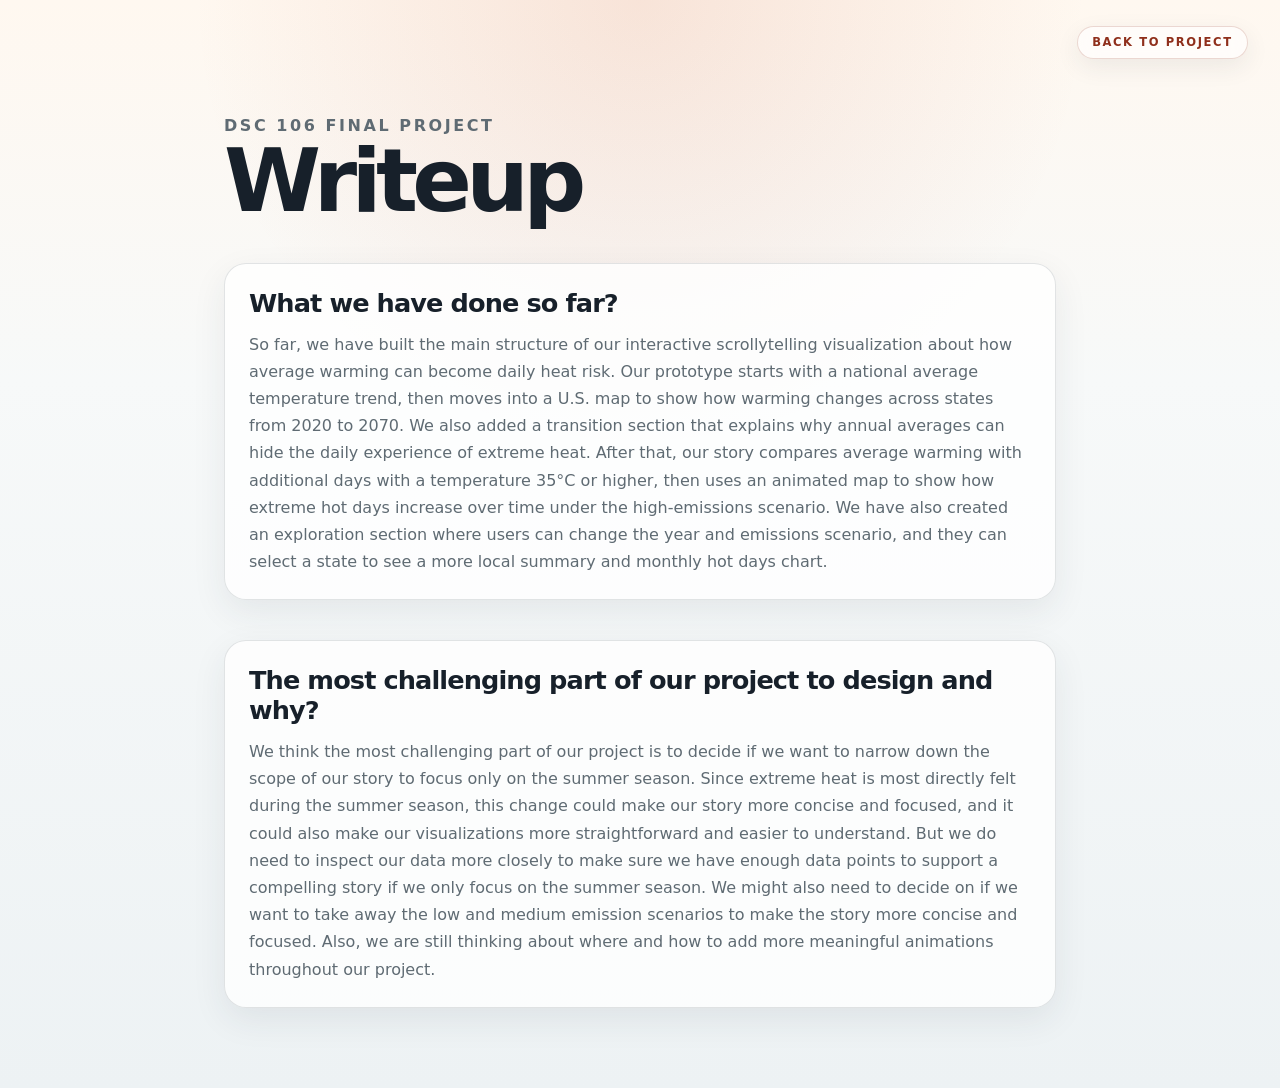
<file: writeup.html>
<!DOCTYPE html>
<html lang="en">
<head>
  <meta charset="UTF-8" />
  <meta name="viewport" content="width=device-width, initial-scale=1.0" />
  <title>Initial Prototype Writeup · When Average Warming Becomes Daily Risk</title>
  <link rel="stylesheet" href="style.css" />
</head>
<body class="writeup-page">
  <a class="writeup-link" href="index.html">Back to Project</a>

  <main class="writeup-container">
    <p class="eyebrow">DSC 106 Final Project</p>
    <h1>Writeup</h1>

    <section>
      <h2>What we have done so far?</h2>
      <p>
        So far, we have built the main structure of our interactive scrollytelling visualization about how average warming can become daily heat risk.
        Our prototype starts with a national average temperature trend, then moves into a U.S. map to show how warming changes across states from 2020 to 2070.
        We also added a transition section that explains why annual averages can hide the daily experience of extreme heat.
        After that, our story compares average warming with additional days with a temperature 35°C or higher, then uses an animated map to show how extreme hot days increase over time under the high-emissions scenario.
        We have also created an exploration section where users can change the year and emissions scenario, and they can select a state to see a more local summary and monthly hot days chart.
      </p>
    </section>

    <section>
      <h2>The most challenging part of our project to design and why?</h2>
      <p>
        We think the most challenging part of our project is to decide if we want to narrow down the scope of our story to focus only on the summer season.
        Since extreme heat is most directly felt during the summer season, this change could make our story more concise and focused, and it could also make our visualizations more straightforward and easier to understand.
        But we do need to inspect our data more closely to make sure we have enough data points to support a compelling story if we only focus on the summer season.
        We might also need to decide on if we want to take away the low and medium emission scenarios to make the story more concise and focused.
        Also, we are still thinking about where and how to add more meaningful animations throughout our project. 
      </p>
    </section>
  </main>
</body>
</html>
</file>
<file: style.css>
* {
  box-sizing: border-box;
}

:root {
  --bg: #edf2f4;
  --bg-soft: #f7f9f9;
  --card: rgba(255, 255, 255, 0.94);
  --text: #17202a;
  --muted: #5f6b73;
  --border: rgba(23, 32, 42, 0.12);
  --accent: #c4512c;
  --accent-dark: #8f2f1b;
  --accent-soft: rgba(196, 81, 44, 0.12);
  --heat-soft: #fff3df;
  --shadow: rgba(40, 55, 70, 0.12);
}

html {
  scroll-behavior: smooth;
}

body {
  margin: 0;
  font-family: system-ui, -apple-system, BlinkMacSystemFont, "Segoe UI", sans-serif;
  color: var(--text);
  background:
    radial-gradient(circle at 15% 10%, rgba(136, 178, 196, 0.18), transparent 30rem),
    linear-gradient(180deg, #fff8f0 0%, var(--bg-soft) 26%, var(--bg) 100%);
}

a {
  color: var(--accent-dark);
}

.writeup-link {
  position: fixed;
  top: 1.6rem;
  right: 2rem;
  z-index: 100;
  padding: 0.55rem 0.9rem;
  border: 1px solid rgba(143, 47, 27, 0.18);
  border-radius: 999px;
  background: rgba(255, 255, 255, 0.62);
  color: var(--accent-dark);
  font-size: 0.72rem;
  font-weight: 900;
  letter-spacing: 0.14em;
  text-transform: uppercase;
  text-decoration: none;
  backdrop-filter: blur(10px);
  box-shadow: 0 8px 24px rgba(40, 55, 70, 0.08);
  transition: background 0.2s ease, transform 0.2s ease, box-shadow 0.2s ease;
}

.writeup-link:hover {
  background: rgba(255, 255, 255, 0.9);
  transform: translateY(-1px);
  box-shadow: 0 12px 30px rgba(40, 55, 70, 0.12);
}

@media (max-width: 680px) {
  .writeup-link {
    top: 1rem;
    right: 1rem;
    padding: 0.45rem 0.75rem;
    font-size: 0.65rem;
  }
}

.hero-section {
  min-height: 100vh;
  display: grid;
  place-items: center;
  padding: 4rem 8vw;
  text-align: center;
  background:
    radial-gradient(circle at 50% 42%, rgba(196, 81, 44, 0.12), transparent 26rem),
    linear-gradient(180deg, #fff8f0 0%, #ffeadb 100%);
}

.hero-inner {
  max-width: 1050px;
}

.eyebrow {
  margin: 0 0 0.65rem;
  color: var(--accent-dark);
  font-size: 0.72rem;
  font-weight: 900;
  letter-spacing: 0.16em;
  text-transform: uppercase;
}

.hero-section h1 {
  margin: 0;
  color: var(--text);
  font-size: clamp(3rem, 7vw, 6rem);
  line-height: 0.98;
  letter-spacing: -0.065em;
}

.subtitle {
  max-width: 760px;
  margin: 1.6rem auto 0;
  color: var(--muted);
  font-size: clamp(1rem, 1.5vw, 1.35rem);
  line-height: 1.55;
}

.scroll-cue {
  margin-top: 4rem;
  color: #888;
  font-size: 0.85rem;
  letter-spacing: 0.25em;
  text-transform: uppercase;
}

.scrolly {
  display: grid;
  grid-template-columns: minmax(540px, 58%) minmax(360px, 42%);
  gap: 2rem;
  max-width: 1380px;
  margin: 0 auto;
  padding: 2rem 4vw 5rem;
  align-items: start;
}

.graphic {
  position: sticky;
  top: 1.25rem;
  height: calc(100vh - 2.5rem);
  align-self: start;
}

.sticky-viz {
  height: 100%;
  min-height: 0;
  display: grid;
  grid-template-rows: auto minmax(360px, 1fr) auto;
  gap: 0.55rem;
  overflow: hidden;
  padding: 0.85rem;
  border: 1px solid var(--border);
  border-radius: 24px;
  background: var(--card);
  box-shadow: 0 18px 48px var(--shadow);
  backdrop-filter: blur(12px);
}

.viz-header {
  display: flex;
  justify-content: space-between;
  gap: 1rem;
  align-items: flex-start;
}

.viz-title-block {
  min-width: 0;
}

.viz-header h2 {
  margin: 0;
  color: var(--text);
  font-size: clamp(1.05rem, 1.45vw, 1.45rem);
  line-height: 1.08;
  letter-spacing: -0.045em;
}

#chart-subtitle {
  max-width: 680px;
  margin: 0.3rem 0 0;
  color: var(--muted);
  font-size: 0.78rem;
  line-height: 1.32;
}

.chart-wrap {
  position: relative;
  min-height: 0;
  height: 100%;
  display: grid;
  place-items: stretch;
}

#main-chart {
  width: 100%;
  height: 100%;
  min-height: 420px;
  display: block;
}

.map-year-overlay {
  position: absolute;
  top: 0.8rem;
  right: 1.1rem;
  z-index: 5;
  padding: 0.2rem 0.55rem;
  border-radius: 12px;
  background: rgba(255, 255, 255, 0.78);
  color: var(--text);
  font-size: clamp(2rem, 4vw, 3.2rem);
  font-weight: 900;
  line-height: 1;
  letter-spacing: -0.06em;
  pointer-events: none;
  opacity: 0;
  transition: opacity 0.2s ease, transform 0.2s ease;
}

.map-year-overlay.is-visible {
  opacity: 0.92;
}

.map-year-overlay.is-animating {
  transform: scale(1.02);
}

.state {
  stroke: #ffffff;
  stroke-width: 0.8;
  cursor: pointer;
  transition: opacity 0.15s ease, stroke-width 0.15s ease;
}

.state:hover {
  stroke: #17202a;
  stroke-width: 1.6;
}

.state.highlighted {
  stroke: rgba(23, 32, 42, 0.38);
  stroke-width: 1.1;
}

.state.selected {
  stroke: #17202a;
  stroke-width: 2.4;
}

.axis path,
.axis line {
  stroke: rgba(23, 32, 42, 0.22);
}

.axis text {
  fill: var(--muted);
  font-size: 11px;
}

.grid-line {
  stroke: rgba(23, 32, 42, 0.08);
  shape-rendering: crispEdges;
}

.line-label {
  font-size: 12px;
  font-weight: 800;
  fill: var(--text);
}

.legend-row {
  display: flex;
  align-items: center;
  gap: 0.65rem;
  flex-wrap: wrap;
}

.placeholder-legend {
  min-width: 200px;
  padding: 0.38rem 0.6rem;
  border-radius: 999px;
  background: white;
  border: 1px solid var(--border);
  color: var(--muted);
  font-size: 0.72rem;
  font-family: ui-monospace, SFMono-Regular, Menlo, Monaco, Consolas, "Liberation Mono", monospace;
}

#legend svg {
  display: block;
}

.legend-caption {
  color: var(--muted);
  font-size: 0.78rem;
  font-weight: 700;
}

#map-note {
  margin: 0;
  color: var(--muted);
  font-size: 0.75rem;
}

.tooltip {
  position: fixed;
  z-index: 1000;
  max-width: 260px;
  padding: 0.75rem 0.85rem;
  border-radius: 14px;
  background: rgba(23, 32, 42, 0.94);
  color: white;
  box-shadow: 0 12px 32px rgba(23, 32, 42, 0.28);
  pointer-events: none;
  font-size: 0.82rem;
  line-height: 1.35;
}

.tooltip h3 {
  margin: 0 0 0.35rem;
  font-size: 0.95rem;
  color: white;
}

.tooltip p {
  margin: 0.16rem 0;
  color: rgba(255, 255, 255, 0.86);
}

.tooltip strong {
  color: #ffd0ba;
}

.controls {
  display: none;
  gap: 0.55rem;
  flex-wrap: wrap;
  justify-content: flex-end;
  min-width: 270px;
}

body.explore-mode .controls {
  display: flex;
}

.controls label {
  display: grid;
  gap: 0.18rem;
  color: var(--muted);
  font-size: 0.68rem;
  font-weight: 800;
}

select,
input[type="range"] {
  max-width: 170px;
}

select {
  padding: 0.34rem 0.5rem;
  border: 1px solid var(--border);
  border-radius: 10px;
  background: white;
  color: var(--text);
  font: inherit;
}

input[type="range"] {
  accent-color: var(--accent);
}

#year-label {
  color: var(--text);
  font-size: 0.82rem;
}

.story {
  min-height: 100vh;
}

.step {
  min-height: 88vh;
  display: flex;
  flex-direction: column;
  justify-content: center;
  padding: 4vh 1rem;
  opacity: 0.25;
  transform: translateY(0.45rem);
  transition: opacity 0.35s ease, transform 0.35s ease;
}

.step.is-active {
  opacity: 1;
  transform: translateY(0);
}

.step-number {
  margin: 0 0 0.75rem;
  color: var(--accent-dark);
  font-size: 0.72rem;
  font-weight: 900;
  letter-spacing: 0.16em;
  text-transform: uppercase;
}

.step h2 {
  max-width: 560px;
  margin: 0 0 0.9rem;
  color: var(--text);
  font-size: clamp(2rem, 3.2vw, 3.15rem);
  line-height: 1.03;
  letter-spacing: -0.058em;
}

.step p:not(.step-number) {
  max-width: 510px;
  margin: 0;
  color: var(--muted);
  font-size: clamp(1rem, 1.08vw, 1.12rem);
  line-height: 1.65;
}

body.text-break-active .scrolly {
  display: block;
  max-width: none;
  padding: 0;
}

body.text-break-active .graphic {
  display: none;
}

body.text-break-active .story {
  width: 100%;
  min-height: 100vh;
}

body.text-break-active .story .step {
  visibility: hidden;
}

body.text-break-active .story .step.is-active.text-only-step {
  visibility: visible;
  min-height: 100vh;
  width: min(980px, 88vw);
  margin: 0 auto;
  padding: 0;
  display: flex;
  align-items: center;
  justify-content: center;
  text-align: center;
  opacity: 1;
  transform: none;
}

body.text-break-active .step.is-active.text-only-step .step-number {
  margin-bottom: 1rem;
}

body.text-break-active .step.is-active.text-only-step h2 {
  max-width: 920px;
  margin-left: auto;
  margin-right: auto;
  font-size: clamp(2.8rem, 6vw, 5.2rem);
  line-height: 1.02;
}

body.text-break-active .step.is-active.text-only-step p:not(.step-number) {
  max-width: 760px;
  margin-left: auto;
  margin-right: auto;
  font-size: clamp(1.05rem, 1.55vw, 1.35rem);
  line-height: 1.7;
}

.text-break-svg-title {
  fill: var(--text);
  font-weight: 900;
  letter-spacing: -0.055em;
}

.text-break-svg-body {
  fill: var(--muted);
  font-weight: 500;
}

.impact-placeholder-box {
  fill: rgba(255, 255, 255, 0.88);
  stroke: rgba(143, 47, 27, 0.25);
  stroke-width: 2;
  stroke-dasharray: 7 6;
}

.sticky-viz.step-pulse {
  animation: softPulse 0.55s ease;
}

@keyframes softPulse {
  0% {
    box-shadow: 0 18px 48px var(--shadow);
    transform: scale(1);
  }

  45% {
    box-shadow: 0 22px 58px rgba(196, 81, 44, 0.2);
    transform: scale(1.004);
  }

  100% {
    box-shadow: 0 18px 48px var(--shadow);
    transform: scale(1);
  }
}

.detail-section {
  max-width: 1320px;
  margin: 0 auto;
  padding: 4rem 4vw 5rem;
}

.section-header {
  max-width: 820px;
  margin: 0 auto 1.8rem;
  text-align: center;
}

.section-header h2 {
  margin: 0;
  color: var(--text);
  font-size: clamp(2.1rem, 4.4vw, 4rem);
  line-height: 0.98;
  letter-spacing: -0.06em;
}

.section-header p {
  margin: 1rem auto 0;
  color: var(--muted);
  font-size: 1.02rem;
  line-height: 1.55;
}

.state-picker-row {
  max-width: 420px;
  margin: -0.8rem auto 1.4rem;
  display: grid;
  gap: 0.4rem;
  text-align: left;
}

.state-picker-row label {
  color: var(--accent-dark);
  font-size: 0.72rem;
  font-weight: 900;
  letter-spacing: 0.14em;
  text-transform: uppercase;
}

#state-picker {
  width: 100%;
  max-width: none;
  padding: 0.75rem 0.85rem;
  border: 1px solid var(--border);
  border-radius: 14px;
  background: white;
  color: var(--text);
  font: inherit;
  font-weight: 700;
  box-shadow: 0 8px 24px rgba(40, 55, 70, 0.08);
}

.detail-grid {
  display: grid;
  grid-template-columns: minmax(0, 1.05fr) minmax(320px, 0.8fr);
  gap: 1rem;
  align-items: stretch;
}

.selected-state-panel {
  min-height: 360px;
  padding: 1.35rem;
  border-radius: 22px;
  background:
    radial-gradient(circle at 50% 20%, rgba(196, 81, 44, 0.12), transparent 18rem),
    white;
  border: 1px solid var(--border);
  box-shadow: 0 14px 38px var(--shadow);
  display: flex;
  flex-direction: column;
  justify-content: center;
}

.selected-state-panel h3 {
  margin: 0 0 0.75rem;
  font-size: clamp(2rem, 4vw, 4rem);
  line-height: 0.98;
  letter-spacing: -0.06em;
  color: var(--text);
}

.selected-state-panel p:not(.eyebrow) {
  max-width: 720px;
  color: var(--muted);
  font-size: 1.05rem;
  line-height: 1.65;
}

.snapshot-metrics {
  display: grid;
  grid-template-columns: repeat(3, minmax(0, 1fr));
  gap: 0.85rem;
  margin-top: 1.25rem;
}

.snapshot-metrics div {
  padding: 0.9rem;
  border-radius: 16px;
  background: var(--heat-soft);
  border: 1px solid rgba(196, 81, 44, 0.16);
}

.snapshot-metrics span {
  display: block;
  margin-bottom: 0.25rem;
  color: var(--muted);
  font-size: 0.72rem;
  font-weight: 800;
  text-transform: uppercase;
  letter-spacing: 0.08em;
}

.snapshot-metrics strong {
  color: var(--accent-dark);
  font-size: 0.95rem;
}

.daily-card {
  padding: 1.35rem;
  border-radius: 22px;
  background: white;
  border: 1px solid var(--border);
  box-shadow: 0 14px 38px var(--shadow);
}

.daily-card h3 {
  margin: 0 0 0.75rem;
  font-size: 1.55rem;
  line-height: 1.1;
  letter-spacing: -0.035em;
}

.daily-card p:not(.eyebrow) {
  color: var(--muted);
  line-height: 1.6;
}

.stat-row {
  display: flex;
  justify-content: space-between;
  gap: 1rem;
  padding: 0.85rem 0;
  border-top: 1px solid var(--border);
  color: var(--muted);
}

.stat-row strong {
  color: var(--accent-dark);
  text-align: right;
}

.monthly-panel {
  display: grid;
  grid-template-columns: minmax(260px, 0.62fr) minmax(0, 1.38fr);
  gap: 1rem;
  margin-top: 0.9rem;
  padding: 0.9rem;
  border: 1px solid var(--border);
  border-radius: 24px;
  background: rgba(255, 255, 255, 0.68);
}

.monthly-panel h3 {
  margin: 0 0 0.7rem;
  font-size: 1.45rem;
  line-height: 1.05;
  letter-spacing: -0.04em;
}

.monthly-panel p:not(.eyebrow) {
  color: var(--muted);
  line-height: 1.55;
}

.monthly-chart-card {
  min-height: 260px;
  padding: 0.75rem;
  border-radius: 22px;
  background: white;
  border: 1px solid var(--border);
  box-shadow: 0 10px 28px rgba(40, 55, 70, 0.08);
}

#monthly-chart {
  width: 100%;
  height: 100%;
  min-height: 240px;
  display: block;
}

.month-bar {
  fill: var(--accent);
  opacity: 0.82;
}

.month-bar:hover {
  opacity: 1;
}

.monthly-empty-text {
  fill: var(--muted);
  font-size: 14px;
  text-anchor: middle;
}

.closing {
  padding: 5rem 8vw 6rem;
  background: #17202a;
  color: white;
}

.closing .eyebrow {
  color: #ffb18f;
}

.closing h2 {
  max-width: 980px;
  margin: 0 0 1.2rem;
  font-size: clamp(2.2rem, 4.6vw, 4.5rem);
  line-height: 1.02;
  letter-spacing: -0.055em;
}

.closing p:not(.eyebrow) {
  max-width: 780px;
  color: #e8e8e8;
  font-size: 1.15rem;
  line-height: 1.6;
}

footer {
  padding: 2.4rem 8vw;
  text-align: center;
  color: var(--muted);
  font-size: 0.86rem;
  background: #f7f9f9;
}

footer p {
  margin: 0;
}

@media (max-width: 1050px) {
  .scrolly,
  .detail-grid,
  .monthly-panel {
    grid-template-columns: 1fr;
  }

  .graphic {
    position: relative;
    top: auto;
    height: auto;
  }

  .sticky-viz {
    min-height: 620px;
  }

  .step {
    min-height: 72vh;
  }

  .selected-state-panel {
    min-height: 280px;
  }
}

@media (max-width: 680px) {
  .hero-section {
    padding: 3rem 1.2rem;
  }

  .hero-section h1 {
    font-size: clamp(2.4rem, 13vw, 4.2rem);
  }

  .scrolly,
  .detail-section {
    padding-left: 1rem;
    padding-right: 1rem;
  }

  .viz-header {
    display: block;
  }

  .controls {
    margin-top: 0.9rem;
    justify-content: flex-start;
  }

  body.explore-mode .controls {
    display: grid;
  }

  .sticky-viz {
    min-height: 560px;
    padding: 0.75rem;
    border-radius: 18px;
  }

  #main-chart {
    min-height: 360px;
  }

  .state-picker-row {
    margin-top: 0;
  }

  .snapshot-metrics {
    grid-template-columns: 1fr;
  }

  .monthly-chart-card {
    min-height: 240px;
  }
}

/* add summary for line plots */
.trend-summary {
  position: absolute;         
  top: 0.5rem;
  left: 0.5rem;
  z-index: 4;
  display: none;               
  flex-direction: column;
  padding: 0.5rem 0.75rem;
  border-radius: 10px;
  background: var(--heat-soft);
  border: 1px solid rgba(196, 81, 44, 0.18);
  box-shadow: 0 4px 12px rgba(40, 55, 70, 0.08);
  opacity: 0;
  transform: translateY(4px);
  transition: opacity 0.4s ease, transform 0.4s ease;
  pointer-events: none;
}

.trend-summary.is-active {
  display: flex;             
}

.trend-summary.is-visible {
  opacity: 1;
  transform: translateY(0);
}

.trend-summary.is-active.is-visible {
  opacity: 1;
  transform: translateY(0);
}

.trend-summary-label {
  margin: 0 0 0.25rem;
  color: var(--accent-dark);
  font-size: 0.85rem;
  font-weight: 900;
  letter-spacing: 0.12em;
  text-transform: uppercase;
}

.trend-summary-rows {
  display: flex;
  flex-direction: column;
  gap: 0.1rem;
}

.trend-summary-row {
  display: flex;
  align-items: center;
  gap: 0.45rem;
  font-size: 0.8rem;
  line-height: 1.3;
  white-space: nowrap;        
}

.trend-summary-row .dot {
  width: 7px;
  height: 7px;
  border-radius: 50%;
  flex-shrink: 0;
}

.trend-summary-row .name {
  color: var(--text);
  font-weight: 600;
}

.trend-summary-row .value {
  font-weight: 800;
  font-variant-numeric: tabular-nums;
}


.hover-line {
  stroke: rgba(23, 32, 42, 0.4);
  stroke-width: 1;
  stroke-dasharray: 3 3;
  pointer-events: none;
}

.hover-dot {
  stroke: white;
  stroke-width: 2;
  pointer-events: none;
}

body.no-tooltip .tooltip {
  display: none !important;
}

body.no-tooltip .state {
  pointer-events: none;        
}

/* step8impact */
.impact-fill {
  position: absolute;
  inset: 0;
  display: flex;
  padding: 0.5rem;
  box-sizing: border-box;
}
 
.impact-viz-content {
  width: 100%;
  height: 100%;
  font-family: system-ui, -apple-system, sans-serif;
  color: var(--text);
  display: flex;
  flex-direction: column;
  gap: 0.6rem;
  box-sizing: border-box;
}
 
/* ---------- Rows container ---------- */
.impact-viz-rows {
  flex: 1 1 auto;
  display: flex;
  flex-direction: column;
  justify-content: space-between;
  gap: 0.22rem;
  min-height: 0;
}

/* ---------- One row per impact ---------- */
.impact-viz-row {
  display: grid;
  grid-template-columns: 34px 1fr;
  gap: 0.72rem;
  padding: 0.38rem 0;
  border-top: 1px solid var(--border);
}

.impact-viz-row:first-child {
  border-top: none;
  padding-top: 0.15rem;
}

.ivr-head {
  display: flex;
  align-items: baseline;
  gap: 0.65rem;
  margin-bottom: 0.12rem;
  flex-wrap: wrap;
}

.ivr-label {
  font-size: 0.64rem;
  letter-spacing: 0.16em;
  font-weight: 800;
  color: var(--muted);
  min-width: 100px;
}

.ivr-stat {
  font-size: 1.05rem;
  font-weight: 800;
  color: var(--text);
  letter-spacing: -0.02em;
}

.ivr-unit {
  font-size: 0.7rem;
  font-weight: 500;
  color: var(--muted);
  margin-left: 0.15rem;
}

.ivr-desc {
  margin: 0.1rem 0 0.18rem;
  font-size: 0.78rem;
  line-height: 1.32;
  color: var(--muted);
}

.ivr-cite {
  margin: 0;
  font-size: 0.64rem;
  font-style: italic;
  color: #a0a8ad;
}

/* ---------- Equity kicker ---------- */
.impact-viz-equity {
  flex: 0 0 auto;
  padding: 0.5rem 0.75rem;
  background: #fbf7f4;
  border-left: 3px solid var(--accent-dark);
  border-radius: 0 8px 8px 0;
}

.ive-tag {
  display: block;
  font-size: 0.58rem;
  letter-spacing: 0.16em;
  font-weight: 800;
  color: var(--accent-dark);
  margin-bottom: 0.22rem;
}

.impact-viz-equity p {
  margin: 0;
  font-size: 0.72rem;
  line-height: 1.35;
  color: var(--text);
  font-weight: 500;
}





.writeup-page {
  background:
    radial-gradient(circle at 50% 0%, rgba(196, 81, 44, 0.12), transparent 28rem),
    linear-gradient(180deg, #fff8f0 0%, var(--bg-soft) 35%, var(--bg) 100%);
}

.writeup-container {
  max-width: 880px;
  margin: 0 auto;
  padding: 7rem 1.5rem 5rem;
}

.writeup-container h1 {
  margin: 0 0 2rem;
  color: var(--text);
  font-size: clamp(3rem, 7vw, 5.5rem);
  line-height: 0.95;
  letter-spacing: -0.065em;
}

.writeup-container section {
  margin-top: 2.5rem;
  padding: 1.5rem;
  border: 1px solid var(--border);
  border-radius: 22px;
  background: rgba(255, 255, 255, 0.78);
  box-shadow: 0 12px 34px rgba(40, 55, 70, 0.08);
}

.writeup-container h2 {
  margin: 0 0 0.8rem;
  color: var(--text);
  font-size: 1.6rem;
  letter-spacing: -0.035em;
}

.writeup-container p {
  margin: 0;
  color: var(--muted);
  font-size: 1rem;
  line-height: 1.7;
}
.line-annotation-label {
  paint-order: stroke;
  stroke: rgba(255, 255, 255, 0.82);
  stroke-width: 3px;
  stroke-linejoin: round;
}

.baseline-label {
  paint-order: stroke;
  stroke: rgba(255, 255, 255, 0.85);
  stroke-width: 3px;
  stroke-linejoin: round;
}

.tooltip .tooltip-muted {
  color: rgba(255, 255, 255, 0.68);
  font-size: 0.74rem;
}

/* Plot 01 polish: compact card + cleaner caption */
.trend-summary {
  top: 0.75rem;
  left: 0.85rem;
  width: min(310px, calc(100% - 1.7rem));
  padding: 0.62rem 0.78rem;
  border-radius: 16px;
  background: rgba(255, 247, 235, 0.92);
  border: 1px solid rgba(196, 81, 44, 0.16);
  box-shadow: 0 10px 24px rgba(40, 55, 70, 0.10);
  backdrop-filter: blur(8px);
}
.trend-summary-label {
  margin-bottom: 0.32rem;
  font-size: 0.72rem;
  letter-spacing: 0.13em;
}
.trend-summary-rows {
  gap: 0.02rem;
}
.trend-summary-row {
  display: grid;
  grid-template-columns: 9px 1fr auto;
  gap: 0.42rem;
  font-size: 0.75rem;
  line-height: 1.25;
}
.trend-summary-row .dot {
  width: 7px;
  height: 7px;
  align-self: center;
}
.trend-summary-row .name {
  overflow: hidden;
  text-overflow: ellipsis;
  white-space: nowrap;
}
.trend-summary-row .value {
  font-weight: 900;
  white-space: nowrap;
}

.line-caption {
  width: 100%;
  padding: 0.55rem 0.75rem;
  border-radius: 999px;
  background: rgba(255, 255, 255, 0.78);
  border: 1px solid rgba(23, 32, 42, 0.10);
  color: var(--muted);
  box-shadow: 0 6px 18px rgba(40,55,70,0.06);
}
.line-caption .legend-caption {
  font-family: system-ui, -apple-system, BlinkMacSystemFont, "Segoe UI", sans-serif;
  font-size: 0.72rem;
  line-height: 1.3;
  font-weight: 700;
  color: #65717a;
}

/* Intro expectation gate */
body.intro-locked {
  overflow: hidden;
  height: 100vh;
  overscroll-behavior: none;
}

.hero-section {
  padding-top: 2.2rem;
  padding-bottom: 2rem;
}

.hero-inner {
  max-width: 1120px;
}

.hero-section h1 {
  font-size: clamp(2.65rem, 6.1vw, 5.45rem);
}

.hero-section .subtitle {
  margin-top: 1.05rem;
}

.expectation-intro {
  width: min(980px, 92vw);
  margin: 1.6rem auto 0;
  padding: 1rem;
  border: 1px solid rgba(143, 47, 27, 0.16);
  border-radius: 26px;
  background: rgba(255, 255, 255, 0.62);
  box-shadow: 0 14px 36px rgba(40, 55, 70, 0.10);
  backdrop-filter: blur(12px);
}

.expectation-prompt {
  margin: 0 0 0.85rem;
  color: var(--text);
  font-size: clamp(1rem, 1.3vw, 1.2rem);
  font-weight: 800;
  letter-spacing: -0.02em;
}

.expectation-form {
  display: grid;
  grid-template-columns: repeat(2, minmax(220px, 1fr));
  gap: 0.85rem;
}

.expectation-field {
  position: relative;
  display: grid;
  gap: 0.35rem;
  text-align: left;
}

.expectation-field span {
  color: var(--accent-dark);
  font-size: 0.72rem;
  font-weight: 900;
  letter-spacing: 0.12em;
  text-transform: uppercase;
}

.expectation-field input {
  width: 100%;
  min-height: 3.25rem;
  padding: 0.85rem 1rem;
  border: 1px solid rgba(23, 32, 42, 0.16);
  border-radius: 16px;
  background: rgba(255, 255, 255, 0.92);
  color: var(--text);
  font: inherit;
  font-size: 1rem;
  box-shadow: inset 0 1px 0 rgba(255, 255, 255, 0.8);
  outline: none;
  transition: border-color 0.18s ease, box-shadow 0.18s ease, transform 0.18s ease;
}

.expectation-field input:focus {
  border-color: rgba(196, 81, 44, 0.46);
  box-shadow: 0 0 0 4px rgba(196, 81, 44, 0.11);
}

.expectation-field input.is-invalid {
  border-color: rgba(143, 47, 27, 0.65);
  box-shadow: 0 0 0 4px rgba(196, 81, 44, 0.13);
}

.state-suggestions {
  position: absolute;
  left: 0;
  right: 0;
  top: calc(100% + 0.35rem);
  z-index: 30;
  display: none;
  max-height: 15.5rem;
  overflow-y: auto;
  overflow-x: hidden;
  overscroll-behavior: contain;
  -webkit-overflow-scrolling: touch;
  padding: 0.35rem;
  border: 1px solid rgba(23, 32, 42, 0.14);
  border-radius: 16px;
  background: rgba(255, 255, 255, 0.98);
  box-shadow: 0 18px 34px rgba(40, 55, 70, 0.16);
}

.state-suggestions::-webkit-scrollbar {
  width: 8px;
}

.state-suggestions::-webkit-scrollbar-thumb {
  background: rgba(143, 47, 27, 0.28);
  border-radius: 999px;
}

.state-suggestions.is-open {
  display: grid;
  gap: 0.18rem;
}

.state-suggestion-item {
  width: 100%;
  padding: 0.72rem 0.85rem;
  border: 0;
  border-radius: 12px;
  background: transparent;
  color: var(--text);
  font: inherit;
  font-size: 0.95rem;
  font-weight: 750;
  text-align: left;
  cursor: pointer;
}

.state-suggestion-item:hover,
.state-suggestion-item:focus-visible {
  background: rgba(196, 81, 44, 0.10);
  outline: none;
}

.intro-form-note {
  min-height: 1.1rem;
  margin: 0.72rem 0 0;
  color: #7e878d;
  font-size: 0.88rem;
}

.intro-locked-cue {
  margin-top: 1.55rem;
}

body.intro-complete .intro-locked-cue {
  color: #888;
}

.expectation-result {
  min-height: 100vh;
  max-width: 1380px;
  margin: 0 auto;
  padding: clamp(2rem, 5vh, 4rem) 4vw;
  box-sizing: border-box;
  display: flex;
  align-items: center;
  justify-content: center;
}

.expectation-result[hidden] {
  display: none;
}

.expectation-result-card {
  width: 100%;
  display: grid;
  grid-template-columns: minmax(360px, 1.08fr) minmax(380px, 0.92fr);
  gap: 1.2rem;
  align-items: stretch;
  padding: clamp(1.6rem, 3vw, 2.4rem);
  border: 1px solid rgba(143, 47, 27, 0.16);
  border-radius: 28px;
  background: rgba(255, 255, 255, 0.9);
  box-shadow: 0 18px 46px rgba(40, 55, 70, 0.11);
}

.expectation-result-copy {
  display: flex;
  flex-direction: column;
  justify-content: center;
  min-height: min(54vh, 520px);
}

.expectation-result-copy h2 {
  max-width: 780px;
  margin: 0;
  color: var(--text);
  font-size: clamp(2rem, 3.2vw, 3.2rem);
  line-height: 1.03;
  letter-spacing: -0.058em;
}

.expectation-result-copy p:not(.eyebrow) {
  max-width: 760px;
  margin: 1rem 0 0;
  color: var(--muted);
  font-size: 1.02rem;
  line-height: 1.62;
}

.expectation-result-values {
  display: grid;
  grid-template-columns: repeat(2, minmax(0, 1fr));
  gap: 0.75rem;
}

.expectation-value-card {
  display: grid;
  align-content: center;
  min-height: 96px;
  padding: 0.85rem;
  border: 1px solid rgba(23, 32, 42, 0.10);
  border-radius: 20px;
  background: rgba(247, 249, 249, 0.86);
}

.expectation-value-card.is-closest {
  border-color: rgba(196, 81, 44, 0.35);
  background: rgba(255, 243, 223, 0.95);
  box-shadow: inset 0 0 0 1px rgba(196, 81, 44, 0.08);
}

.expectation-value-card span {
  color: var(--muted);
  font-size: 0.7rem;
  font-weight: 900;
  letter-spacing: 0.12em;
  text-transform: uppercase;
}

.expectation-value-card strong {
  margin-top: 0.22rem;
  color: var(--text);
  font-size: clamp(1.35rem, 2vw, 2rem);
  letter-spacing: -0.04em;
}

.expectation-value-card small {
  margin-top: 0.2rem;
  color: var(--muted);
  font-size: 0.78rem;
  line-height: 1.25;
}

@media (max-width: 860px) {
  .expectation-form,
  .expectation-result-card,
  .expectation-result-values {
    grid-template-columns: 1fr;
  }

  .hero-section {
    min-height: auto;
    padding-top: 4.5rem;
    padding-bottom: 3rem;
  }
}

/* State change expectation follow-up */
.state-change-result {
  min-height: 100vh;
  display: grid;
  place-items: center;
  padding: clamp(2.5rem, 6vw, 5rem) clamp(1.2rem, 4vw, 4rem);
  background:
    radial-gradient(circle at 18% 15%, rgba(255, 229, 205, 0.62), transparent 32%),
    linear-gradient(180deg, #fffaf5 0%, #f5efe7 100%);
}

.state-change-result[hidden] {
  display: none;
}

.state-change-card {
  width: min(1160px, 100%);
  min-height: min(760px, calc(100vh - 5rem));
  display: grid;
  grid-template-rows: auto 1fr auto;
  gap: clamp(1rem, 2.2vw, 1.8rem);
  padding: clamp(1.4rem, 3vw, 2.4rem);
  border: 1px solid rgba(23, 32, 42, 0.11);
  border-radius: 34px;
  background: rgba(255, 255, 255, 0.80);
  box-shadow: 0 28px 90px rgba(86, 55, 32, 0.12);
}

.state-change-copy {
  max-width: 980px;
}

.state-change-copy h2 {
  margin: 0.25rem 0 0.65rem;
  font-size: clamp(2rem, 4.6vw, 4.4rem);
  line-height: 0.97;
  letter-spacing: -0.06em;
  color: #17202a;
}

.state-change-copy p:not(.eyebrow) {
  max-width: 850px;
  margin: 0;
  color: #5f6b73;
  font-size: clamp(1rem, 1.55vw, 1.22rem);
  line-height: 1.55;
}

.state-change-blocks {
  display: grid;
  grid-template-columns: repeat(2, minmax(0, 1fr));
  gap: clamp(1rem, 2vw, 1.6rem);
  align-items: stretch;
}

.state-change-state-card {
  position: relative;
  display: grid;
  grid-template-rows: auto auto 1fr;
  min-height: 355px;
  padding: clamp(1.1rem, 2vw, 1.65rem);
  border-radius: 28px;
  border: 1px solid rgba(23, 32, 42, 0.10);
  background: rgba(255, 255, 255, 0.78);
  overflow: hidden;
}

.state-change-state-card.is-top {
  border-color: rgba(196, 81, 44, 0.34);
  box-shadow: inset 0 0 0 1px rgba(196, 81, 44, 0.14);
}

.state-change-state-card.is-selected {
  border-color: rgba(79, 143, 192, 0.30);
}

.state-change-card-header {
  display: flex;
  align-items: flex-start;
  justify-content: space-between;
  gap: 1rem;
}

.state-change-card-header span {
  display: inline-flex;
  padding: 0.35rem 0.62rem;
  border-radius: 999px;
  background: rgba(23, 32, 42, 0.07);
  color: #5f6b73;
  font-size: 0.72rem;
  font-weight: 900;
  letter-spacing: 0.07em;
  text-transform: uppercase;
}

.state-change-card-header h3 {
  margin: 0.45rem 0 0;
  color: #17202a;
  font-size: clamp(1.55rem, 3vw, 2.65rem);
  line-height: 1;
  letter-spacing: -0.055em;
}

.state-change-year-pill {
  flex: 0 0 auto;
  min-width: 72px;
  padding: 0.55rem 0.7rem;
  border-radius: 18px;
  background: #17202a;
  color: #fffaf5;
  text-align: center;
  font-size: 1.1rem;
  font-weight: 900;
}

.state-change-value-row {
  display: flex;
  align-items: baseline;
  gap: 0.4rem;
  margin-top: 1.05rem;
}

.state-change-value-row strong {
  color: #c4512c;
  font-size: clamp(2.5rem, 5.2vw, 4.8rem);
  line-height: 0.9;
  letter-spacing: -0.07em;
}

.state-change-value-row small {
  color: #5f6b73;
  font-weight: 800;
}

.state-change-tiles {
  align-self: end;
  display: grid;
  grid-template-columns: repeat(10, 1fr);
  gap: 7px;
  margin-top: 1.1rem;
}

.state-change-tiles span {
  aspect-ratio: 1;
  border-radius: 6px;
  background: #f0e8df;
  border: 1px solid rgba(23, 32, 42, 0.06);
  transition: background-color 220ms ease, opacity 220ms ease, transform 220ms ease;
}

.state-change-tiles span.is-filled {
  background: #c4512c;
  opacity: 0.88;
  transform: translateY(-1px);
}

.state-change-state-note {
  margin-top: 0.75rem;
  color: #6d767d;
  font-size: 0.88rem;
  line-height: 1.45;
}

.state-change-note {
  margin: 0;
  color: #7a858d;
  font-size: 0.9rem;
  font-style: italic;
  text-align: center;
}

@media (max-width: 860px) {
  .state-change-blocks {
    grid-template-columns: 1fr;
  }

  .state-change-card {
    min-height: auto;
  }
}

/* State-change follow-up: state-shape map cards */
.state-change-blocks {
  display: grid;
  grid-template-columns: 1fr;
  gap: clamp(0.9rem, 1.8vw, 1.35rem);
  align-items: stretch;
}

.state-change-controls {
  display: flex;
  align-items: center;
  gap: 1rem;
  padding: 0.75rem 0.9rem;
  border-radius: 22px;
  background: rgba(255, 255, 255, 0.70);
  border: 1px solid rgba(23, 32, 42, 0.10);
}

.state-change-play-toggle {
  appearance: none;
  border: 0;
  border-radius: 999px;
  padding: 0.72rem 1.15rem;
  background: #17202a;
  color: #fffaf5;
  font-weight: 900;
  letter-spacing: 0.02em;
  cursor: pointer;
  min-width: 92px;
}

.state-change-slider-wrap {
  display: grid;
  grid-template-columns: 1fr;
  gap: 0.42rem;
  flex: 1;
  min-width: 280px;
  color: #5f6b73;
  font-size: 0.9rem;
  font-weight: 900;
}

.state-change-slider-top {
  display: flex;
  align-items: center;
  justify-content: space-between;
  gap: 0.9rem;
}

.state-change-slider-label {
  letter-spacing: 0.04em;
  text-transform: uppercase;
}

.state-change-year-output {
  min-width: 4.4rem;
  padding: 0.28rem 0.72rem;
  border-radius: 999px;
  background: rgba(196, 81, 44, 0.12);
  color: #8f2f1b;
  font-size: 0.95rem;
  font-weight: 950;
  text-align: center;
}

.state-change-slider-wrap input[type="range"] {
  width: 100%;
  height: 0.55rem;
  accent-color: #c4512c;
  cursor: pointer;
}

.state-change-slider-wrap input[type="range"]:disabled {
  opacity: 0.42;
  cursor: not-allowed;
}

.state-change-slider-ticks {
  display: flex;
  justify-content: space-between;
  color: #9a8b7a;
  font-size: 0.72rem;
  font-weight: 800;
  padding: 0 0.1rem;
}

.state-change-slider-help {
  color: #7a858d;
  font-size: 0.86rem;
  font-style: italic;
  white-space: nowrap;
}

.state-change-map-cards {
  display: grid;
  grid-template-columns: repeat(2, minmax(0, 1fr));
  gap: clamp(1rem, 2vw, 1.6rem);
  align-items: stretch;
}

.state-change-state-card.state-shape-card {
  min-height: 430px;
  grid-template-rows: auto minmax(190px, 1fr) auto auto;
}

.state-shape-stage {
  position: relative;
  display: grid;
  place-items: center;
  margin: 0.8rem 0 0.6rem;
  min-height: 205px;
  border-radius: 24px;
  background:
    radial-gradient(circle at 40% 35%, rgba(255,255,255,0.90), transparent 35%),
    rgba(245, 239, 231, 0.72);
  border: 1px solid rgba(23, 32, 42, 0.08);
  overflow: hidden;
}

.state-shape-svg {
  width: 100%;
  height: 100%;
  min-height: 190px;
}

.state-shape-path {
  filter: drop-shadow(0 14px 22px rgba(86, 55, 32, 0.16));
  transition: fill 260ms ease;
}

.state-shape-card .state-change-value-row {
  margin-top: 0.35rem;
}

@media (max-width: 860px) {
  .state-change-map-cards {
    grid-template-columns: 1fr;
  }

  .state-change-controls {
    flex-wrap: wrap;
  }

  .state-change-slider-wrap {
    width: 100%;
    min-width: 0;
  }

  .state-change-slider-help {
    white-space: normal;
  }
}

/* Transition from personalized state check to national Plot 01 */
.us-transition {
  min-height: 62vh;
  display: grid;
  place-items: center;
  padding: clamp(3.2rem, 7vw, 6rem) 8vw;
  background:
    radial-gradient(circle at 50% 48%, rgba(196, 81, 44, 0.12), transparent 24rem),
    linear-gradient(180deg, #f5efe7 0%, #fff8f0 62%, rgba(247, 249, 249, 0.98) 100%);
  text-align: center;
}

.us-transition-inner {
  width: min(960px, 100%);
}

.us-transition h2 {
  margin: 0;
  color: #17202a;
  font-size: clamp(2.4rem, 6vw, 5.8rem);
  line-height: 0.95;
  letter-spacing: -0.07em;
}

.us-transition p:not(.eyebrow) {
  max-width: 760px;
  margin: 1.05rem auto 0;
  color: #5f6b73;
  font-size: clamp(1rem, 1.55vw, 1.28rem);
  line-height: 1.55;
}

.state-change-continue {
  justify-self: center;
  appearance: none;
  margin-top: 0.25rem;
  border: 0;
  border-radius: 999px;
  padding: 0.82rem 1.35rem;
  background: #17202a;
  color: #fffaf5;
  font: inherit;
  font-size: 0.82rem;
  font-weight: 950;
  letter-spacing: 0.14em;
  text-transform: uppercase;
  cursor: pointer;
  box-shadow: 0 14px 28px rgba(23, 32, 42, 0.16);
  transition: transform 0.18s ease, box-shadow 0.18s ease, background 0.18s ease;
}

.state-change-continue:hover,
.state-change-continue:focus-visible {
  transform: translateY(-1px);
  background: #243241;
  box-shadow: 0 18px 34px rgba(23, 32, 42, 0.20);
  outline: none;
}

@media (max-width: 860px) {
  .us-transition {
    min-height: 54vh;
    padding-inline: 1.4rem;
  }
}


/* Immersive intro/results refinement: reduce heavy card surfaces */
.expectation-result {
  max-width: none;
  padding: clamp(2rem, 5vh, 4rem) 7vw;
  background:
    radial-gradient(circle at 75% 20%, rgba(196, 81, 44, 0.10), transparent 30rem),
    linear-gradient(180deg, #ffeadb 0%, #fff8f0 56%, #f5efe7 100%);
}

.expectation-result-card {
  width: min(1260px, 100%);
  padding: 0;
  border: 0;
  border-radius: 0;
  background: transparent;
  box-shadow: none;
  align-items: center;
}

.expectation-result-copy {
  min-height: auto;
  padding: clamp(1.25rem, 2.4vw, 2rem);
  border-radius: 28px;
  background: rgba(255, 248, 240, 0.58);
  border: 1px solid rgba(143, 47, 27, 0.12);
  backdrop-filter: blur(12px);
}

.expectation-result-values {
  align-content: center;
}

.expectation-value-card {
  background: rgba(255, 248, 240, 0.48);
  border-color: rgba(143, 47, 27, 0.10);
  box-shadow: none;
  backdrop-filter: blur(10px);
}

.expectation-value-card.is-closest {
  background: rgba(255, 234, 219, 0.66);
  border-color: rgba(196, 81, 44, 0.32);
}

.state-change-result {
  background:
    radial-gradient(circle at 22% 20%, rgba(196, 81, 44, 0.12), transparent 32rem),
    radial-gradient(circle at 82% 72%, rgba(136, 178, 196, 0.14), transparent 28rem),
    linear-gradient(180deg, #f5efe7 0%, #fff8f0 72%, #f7f9f9 100%);
}

.state-change-card {
  width: min(1240px, 100%);
  min-height: min(820px, calc(100vh - 4rem));
  padding: clamp(1rem, 2.4vw, 2rem) 0;
  border: 0;
  border-radius: 0;
  background: transparent;
  box-shadow: none;
}

.state-change-copy {
  max-width: 980px;
  padding: clamp(1.15rem, 2.2vw, 1.75rem);
  border-radius: 28px;
  background: rgba(255, 248, 240, 0.56);
  border: 1px solid rgba(143, 47, 27, 0.12);
  backdrop-filter: blur(12px);
}

.state-change-controls {
  justify-self: start;
  background: rgba(255, 248, 240, 0.54);
  border-color: rgba(143, 47, 27, 0.10);
  backdrop-filter: blur(10px);
}

.state-change-state-card.state-shape-card {
  background: rgba(255, 248, 240, 0.42);
  border-color: rgba(143, 47, 27, 0.10);
  box-shadow: none;
  backdrop-filter: blur(10px);
}

.state-shape-stage {
  background:
    radial-gradient(circle at 40% 35%, rgba(255,248,240,0.86), transparent 35%),
    rgba(245, 239, 231, 0.42);
}

.state-change-note {
  padding: 0.25rem 0.5rem;
}

.state-change-continue {
  display: none !important;
}

.us-transition {
  min-height: 58vh;
  background:
    radial-gradient(circle at 50% 48%, rgba(196, 81, 44, 0.12), transparent 24rem),
    linear-gradient(180deg, #fff8f0 0%, rgba(247, 249, 249, 0.98) 100%);
}

.us-transition-inner {
  width: min(980px, 100%);
}

.us-transition p:not(.eyebrow) {
  background: rgba(255, 248, 240, 0.52);
  border: 1px solid rgba(143, 47, 27, 0.10);
  border-radius: 999px;
  padding: 0.9rem 1.15rem;
  backdrop-filter: blur(10px);
}

/* Improved state-change playback slider */
.state-change-slider-wrap input[type="range"] {
  appearance: none;
  -webkit-appearance: none;
  height: 0.75rem;
  border-radius: 999px;
  background: linear-gradient(90deg, rgba(196,81,44,0.28), rgba(196,81,44,0.10));
  border: 1px solid rgba(143,47,27,0.16);
  padding: 0;
}

.state-change-slider-wrap input[type="range"]::-webkit-slider-thumb {
  -webkit-appearance: none;
  appearance: none;
  width: 1.15rem;
  height: 1.15rem;
  border-radius: 50%;
  background: #c4512c;
  border: 3px solid #fff8f0;
  box-shadow: 0 0.18rem 0.6rem rgba(143,47,27,0.28);
}

.state-change-slider-wrap input[type="range"]::-moz-range-thumb {
  width: 1.15rem;
  height: 1.15rem;
  border-radius: 50%;
  background: #c4512c;
  border: 3px solid #fff8f0;
  box-shadow: 0 0.18rem 0.6rem rgba(143,47,27,0.28);
}

.state-change-slider-wrap input[type="range"]:disabled {
  opacity: 0.55;
  cursor: not-allowed;
}

.state-change-slider-wrap input[type="range"]:disabled::-webkit-slider-thumb {
  background: #9a8b7a;
}

.state-change-slider-wrap input[type="range"]:disabled::-moz-range-thumb {
  background: #9a8b7a;
}

/* Align the state-change year pill, slider thumb, and tick labels. */
.state-change-slider-wrap {
  position: relative;
  --state-year-progress-ratio: 0;
}

.state-change-slider-top {
  min-height: 1.6rem;
}

.state-change-year-output {
  position: absolute;
  top: 1.55rem;
  left: calc(0.575rem + (100% - 1.15rem) * var(--state-year-progress-ratio));
  transform: translateX(-50%);
  pointer-events: none;
  z-index: 2;
}

.state-change-slider-wrap input[type="range"] {
  width: calc(100% - 1.15rem);
  margin: 1.55rem 0.575rem 0;
  box-sizing: border-box;
}

.state-change-slider-ticks {
  width: calc(100% - 1.15rem);
  margin: 0.28rem 0.575rem 0;
  padding: 0;
}

/* Final fix: make the state-change slider, year pill, and tick labels share one real width. */
.state-change-controls {
  align-items: center;
}

.state-change-slider-wrap {
  flex: 1 1 560px;
  min-width: 420px;
  display: grid;
  grid-template-columns: 1fr;
  gap: 0.38rem;
  position: relative;
  --state-year-progress-ratio: 0;
}

.state-change-slider-label {
  display: block;
  color: #5f6b73;
  font-size: 0.88rem;
  font-weight: 950;
  letter-spacing: 0.08em;
  text-transform: uppercase;
}

.state-change-slider-body {
  position: relative;
  width: 100%;
  padding-top: 2.05rem;
}

.state-change-year-output {
  position: absolute;
  top: 0;
  left: calc(var(--state-year-progress-ratio) * 100%);
  transform: translateX(-50%);
  min-width: 4.4rem;
  padding: 0.28rem 0.72rem;
  border-radius: 999px;
  background: rgba(196, 81, 44, 0.12);
  color: #8f2f1b;
  font-size: 0.95rem;
  font-weight: 950;
  text-align: center;
  pointer-events: none;
  z-index: 2;
}

.state-change-year-output:first-child {
  transform: translateX(0);
}

.state-change-slider-wrap input[type="range"] {
  display: block;
  width: 100%;
  margin: 0;
  box-sizing: border-box;
}

.state-change-slider-ticks {
  width: 100%;
  display: grid;
  grid-template-columns: repeat(5, 1fr);
  margin: 0.45rem 0 0;
  padding: 0;
  color: #9a8b7a;
  font-size: 0.72rem;
  font-weight: 850;
}

.state-change-slider-ticks span {
  text-align: center;
}

.state-change-slider-ticks span:first-child {
  text-align: left;
}

.state-change-slider-ticks span:last-child {
  text-align: right;
}

.state-change-slider-help {
  color: #7a858d;
  font-size: 0.86rem;
  font-style: italic;
  white-space: normal;
}

@media (max-width: 760px) {
  .state-change-controls {
    align-items: stretch;
    flex-direction: column;
  }
  .state-change-slider-wrap {
    min-width: 0;
    width: 100%;
  }
}

/* Slider alignment final override: remove global input max-width and align pill/ticks to the real range track. */
.state-change-slider-wrap input[type="range"] {
  max-width: none !important;
}

.state-change-slider-body {
  --state-thumb-size: 1.15rem;
  position: relative;
  width: 100%;
  padding-top: 2.15rem;
}

.state-change-slider-body .state-change-year-output {
  position: absolute;
  top: 0;
  left: calc((var(--state-thumb-size) / 2) + (100% - var(--state-thumb-size)) * var(--state-year-progress-ratio));
  transform: translateX(-50%);
  z-index: 3;
}

.state-change-slider-body .state-change-year-output:first-child {
  transform: translateX(-50%);
}

.state-change-slider-body input[type="range"] {
  display: block;
  width: 100% !important;
  max-width: none !important;
  margin: 0 !important;
  box-sizing: border-box;
}

.state-change-slider-body .state-change-slider-ticks {
  width: 100%;
  display: grid;
  grid-template-columns: repeat(5, 1fr);
  margin: 0.55rem 0 0;
  padding: 0 calc(var(--state-thumb-size) / 2);
  box-sizing: border-box;
}

.state-change-slider-body .state-change-slider-ticks span {
  text-align: center;
}

.state-change-slider-body .state-change-slider-ticks span:first-child,
.state-change-slider-body .state-change-slider-ticks span:last-child {
  text-align: center;
}

/* Place the active year beside the YEAR label instead of floating above the slider. */
.state-change-slider-top {
  display: flex !important;
  align-items: center !important;
  gap: 0.75rem !important;
  min-height: 2rem;
}

.state-change-slider-top .state-change-slider-label {
  display: inline-flex !important;
  margin: 0 !important;
}

.state-change-slider-top .state-change-year-output {
  position: static !important;
  left: auto !important;
  top: auto !important;
  transform: none !important;
  min-width: 4.2rem;
  padding: 0.28rem 0.72rem;
  border-radius: 999px;
  background: rgba(196, 81, 44, 0.12);
  color: #8f2f1b;
  font-size: 0.95rem;
  font-weight: 950;
  text-align: center;
}

.state-change-slider-body {
  padding-top: 0 !important;
}

.state-change-slider-body .state-change-year-output {
  display: none !important;
}

/* Final slider alignment: tick labels use the same visual track width as the range input. */
.state-change-slider-wrap input[type="range"] {
  width: 100% !important;
  max-width: none !important;
  margin: 0 !important;
}
.state-change-slider-body {
  width: 100% !important;
  padding-top: 0 !important;
}
.state-change-slider-ticks,
.state-change-slider-body .state-change-slider-ticks {
  display: flex !important;
  justify-content: space-between !important;
  width: 100% !important;
  padding: 0 !important;
  margin: 0.55rem 0 0 !important;
  box-sizing: border-box !important;
}
.state-change-slider-ticks span,
.state-change-slider-body .state-change-slider-ticks span {
  flex: 0 0 auto !important;
  text-align: center !important;
  transform: none !important;
}
.state-change-slider-ticks span:first-child,
.state-change-slider-body .state-change-slider-ticks span:first-child {
  text-align: left !important;
}
.state-change-slider-ticks span:last-child,
.state-change-slider-body .state-change-slider-ticks span:last-child {
  text-align: right !important;
}

/* Keep newly added explanation steps immersive instead of card-like. */
.state-temperature-small-multiples text,
.threshold-explanation-viz text {
  paint-order: stroke;
  stroke: rgba(250, 244, 236, 0.55);
  stroke-width: 2px;
  stroke-linejoin: round;
}
.temp-state-panel path {
  filter: drop-shadow(0 10px 18px rgba(42, 27, 18, 0.10));
}

/* Immersive layout pass: reduce PPT/card feel and let visuals live on the page. */
:root {
  --glass-bg: rgba(255, 248, 240, 0.48);
  --glass-bg-soft: rgba(255, 248, 240, 0.30);
  --glass-border: rgba(143, 47, 27, 0.10);
}

body {
  background:
    radial-gradient(circle at 12% 8%, rgba(196, 81, 44, 0.10), transparent 34rem),
    radial-gradient(circle at 90% 36%, rgba(136, 178, 196, 0.16), transparent 30rem),
    linear-gradient(180deg, #fff8f0 0%, #f7f1ea 36%, #edf2f4 100%);
}

/* Main scrollytelling no longer sits inside a heavy card. */
.scrolly {
  max-width: none;
  width: 100%;
  grid-template-columns: minmax(560px, 61vw) minmax(340px, 39vw);
  gap: clamp(1rem, 2vw, 2rem);
  padding: 0 clamp(1.1rem, 3vw, 3rem) 5rem;
}

.graphic {
  top: 0;
  height: 100vh;
}

.sticky-viz {
  height: 100vh;
  padding: clamp(0.8rem, 1.4vw, 1.35rem);
  border: 0;
  border-radius: 0;
  background: transparent;
  box-shadow: none;
  backdrop-filter: none;
  grid-template-rows: auto minmax(460px, 1fr) auto;
}

.viz-header,
.legend-row {
  width: fit-content;
  max-width: min(980px, 100%);
  padding: 0.82rem 1rem;
  border: 1px solid var(--glass-border);
  border-radius: 22px;
  background: var(--glass-bg);
  backdrop-filter: blur(12px);
  box-shadow: none;
}

.viz-header {
  align-items: flex-start;
}

.chart-wrap {
  border: 0;
  border-radius: 0;
  background: transparent;
  overflow: visible;
}

#main-chart {
  min-height: 520px;
}

.placeholder-legend,
.trend-summary,
.map-year-overlay {
  background: var(--glass-bg);
  border: 1px solid var(--glass-border);
  box-shadow: none;
  backdrop-filter: blur(10px);
}

.placeholder-legend {
  font-family: inherit;
  border-radius: 999px;
}

.trend-summary {
  border-radius: 22px;
}

.story {
  position: relative;
}

.step {
  min-height: 96vh;
  padding: 8vh 0 8vh clamp(0.4rem, 1vw, 1rem);
  opacity: 0.18;
}

.step.is-active {
  opacity: 1;
}

.step-number {
  width: fit-content;
  padding: 0.38rem 0.64rem;
  border-radius: 999px;
  background: rgba(255, 248, 240, 0.34);
  border: 1px solid rgba(143, 47, 27, 0.08);
  backdrop-filter: blur(8px);
}

.step h2 {
  max-width: 620px;
}

.step p:not(.step-number) {
  width: fit-content;
  max-width: 560px;
  padding: 0.9rem 1rem;
  border-radius: 20px;
  background: var(--glass-bg-soft);
  border: 1px solid rgba(143, 47, 27, 0.08);
  backdrop-filter: blur(10px);
}

.step.is-active h2 {
  text-shadow: 0 1px 0 rgba(255, 248, 240, 0.42);
}

/* Intro and personalized sections: keep explanatory text translucent, not boxed like slides. */
.expectation-intro,
.expectation-result-copy,
.state-change-copy,
.us-transition p:not(.eyebrow) {
  background: var(--glass-bg);
  border: 1px solid var(--glass-border);
  box-shadow: none;
  backdrop-filter: blur(12px);
}

.expectation-intro {
  padding: 0.95rem 1rem;
}

.expectation-result-card,
.state-change-card {
  background: transparent !important;
  border: 0 !important;
  box-shadow: none !important;
}

.expectation-value-card {
  min-height: 86px;
  border: 0;
  border-left: 3px solid rgba(143, 47, 27, 0.16);
  border-radius: 0;
  background: transparent;
  backdrop-filter: none;
}

.expectation-value-card.is-closest {
  border-left-color: var(--accent);
  background: rgba(255, 234, 219, 0.36);
  border-radius: 16px;
}

.state-change-state-card.state-shape-card,
.state-shape-stage {
  background: transparent !important;
  border: 0 !important;
  box-shadow: none !important;
  backdrop-filter: none !important;
}

.state-change-map-cards {
  gap: clamp(0.5rem, 1vw, 1rem);
}

.state-change-controls {
  border-radius: 999px;
  background: var(--glass-bg);
  border-color: var(--glass-border);
}

.state-change-play-toggle {
  transition: transform 0.16s ease, background 0.16s ease;
}
.state-change-play-toggle:hover,
.state-change-play-toggle:focus-visible {
  transform: translateY(-1px);
  background: #243241;
}

/* Detail/explore area flatter and more web-like. */
.daily-card,
.monthly-chart-card,
.detail-card,
.explore-card {
  background: var(--glass-bg-soft) !important;
  border-color: var(--glass-border) !important;
  box-shadow: none !important;
  backdrop-filter: blur(10px);
}

/* SVG labels should feel integrated, not boxed. */
.translation-card-viz > rect:first-child {
  opacity: 0.22;
}
.hotday-state-panel text,
.threshold-state-panel text,
.threshold-explanation-viz text,
.state-hotday-small-multiples text {
  paint-order: stroke;
  stroke: rgba(255, 248, 240, 0.62);
  stroke-width: 2.5px;
  stroke-linejoin: round;
}
.hotday-state-panel .mini-state-shape,
.threshold-state-panel path,
.temp-state-panel path {
  filter: drop-shadow(0 12px 20px rgba(42, 27, 18, 0.11));
}

/* Keep controls interactive without dominating the page. */
.controls label,
select {
  background: rgba(255, 248, 240, 0.42);
  border-radius: 12px;
}
select {
  border-color: rgba(143, 47, 27, 0.12);
}
input[type="range"] {
  cursor: pointer;
}

@media (max-width: 980px) {
  .scrolly {
    display: block;
    padding: 0 1rem 4rem;
  }
  .graphic {
    position: sticky;
    top: 0;
    height: 62vh;
    z-index: 1;
  }
  .sticky-viz {
    height: 62vh;
    grid-template-rows: auto 1fr auto;
  }
  .story {
    position: relative;
    z-index: 2;
  }
  .step {
    min-height: 68vh;
  }
}

/* Final state-change slider tick alignment: tick labels line up with the thumb centers. */
.state-change-slider-body {
  --state-thumb-size: 1.15rem;
}
.state-change-slider-body .state-change-slider-ticks {
  display: grid !important;
  grid-template-columns: repeat(5, 1fr) !important;
  width: 100% !important;
  padding: 0 calc(var(--state-thumb-size) / 2) !important;
  margin: 0.55rem 0 0 !important;
  box-sizing: border-box !important;
}
.state-change-slider-body .state-change-slider-ticks span,
.state-change-slider-body .state-change-slider-ticks span:first-child,
.state-change-slider-body .state-change-slider-ticks span:last-child {
  text-align: center !important;
  transform: none !important;
}

/* Final refinement: align state-change slider ticks to the actual range track. */
.state-change-slider-wrap input[type="range"] {
  width: 100% !important;
  max-width: none !important;
  display: block !important;
  margin: 0 !important;
}
.state-change-slider-body {
  position: relative !important;
  width: 100% !important;
  padding-top: 0 !important;
}
.state-change-slider-body .state-change-slider-ticks {
  position: relative !important;
  display: block !important;
  width: 100% !important;
  height: 1.15rem !important;
  padding: 0 !important;
  margin: 0.55rem 0 0 !important;
}
.state-change-slider-body .state-change-slider-ticks span {
  position: absolute !important;
  top: 0 !important;
  width: max-content !important;
  text-align: center !important;
  transform: translateX(-50%) !important;
  font-size: 0.72rem !important;
}
.state-change-slider-body .state-change-slider-ticks span:nth-child(1) { left: 0% !important; transform: translateX(0) !important; }
.state-change-slider-body .state-change-slider-ticks span:nth-child(2) { left: 25% !important; }
.state-change-slider-body .state-change-slider-ticks span:nth-child(3) { left: 50% !important; }
.state-change-slider-body .state-change-slider-ticks span:nth-child(4) { left: 75% !important; }
.state-change-slider-body .state-change-slider-ticks span:nth-child(5) { left: 100% !important; transform: translateX(-100%) !important; }

/* Fine tune: lift Plot 01 legend/notes slightly to reduce crowding. */
.legend-row {
  transform: translateY(-0.45rem);
}

/* Precise state-change slider tick alignment: labels use the same usable track width as the thumb center. */
.state-change-slider-body {
  --state-slider-thumb: 1.15rem;
  position: relative;
}

.state-change-slider-body input[type="range"] {
  width: calc(100% - var(--state-slider-thumb)) !important;
  margin-left: calc(var(--state-slider-thumb) / 2) !important;
  margin-right: calc(var(--state-slider-thumb) / 2) !important;
}

.state-change-slider-body .state-change-slider-ticks {
  position: relative !important;
  display: block !important;
  width: calc(100% - var(--state-slider-thumb)) !important;
  height: 1.1rem !important;
  margin: 0.45rem calc(var(--state-slider-thumb) / 2) 0 !important;
  padding: 0 !important;
}

.state-change-slider-body .state-change-slider-ticks span {
  position: absolute !important;
  top: 0 !important;
  transform: translateX(-50%) !important;
  text-align: center !important;
  white-space: nowrap !important;
}

.state-change-slider-body .state-change-slider-ticks span:nth-child(1) { left: 0% !important; transform: translateX(0) !important; }
.state-change-slider-body .state-change-slider-ticks span:nth-child(2) { left: 25% !important; }
.state-change-slider-body .state-change-slider-ticks span:nth-child(3) { left: 50% !important; }
.state-change-slider-body .state-change-slider-ticks span:nth-child(4) { left: 75% !important; }
.state-change-slider-body .state-change-slider-ticks span:nth-child(5) { left: 100% !important; transform: translateX(-100%) !important; }

/* FINAL: center tick labels exactly under the state-change slider thumb positions. */
.state-change-slider-body {
  width: 100% !important;
  position: relative !important;
  overflow: visible !important;
  --state-slider-thumb: 18px;
}

.state-change-slider-body input#state-change-year-slider[type="range"] {
  width: 100% !important;
  max-width: none !important;
  margin: 0 !important;
  padding: 0 !important;
  box-sizing: border-box !important;
  display: block !important;
}

.state-change-slider-body .state-change-slider-ticks {
  position: relative !important;
  display: block !important;
  width: 100% !important;
  height: 1.25rem !important;
  margin: 0.52rem 0 0 !important;
  padding: 0 !important;
  overflow: visible !important;
  box-sizing: border-box !important;
}

.state-change-slider-body .state-change-slider-ticks span {
  position: absolute !important;
  top: 0 !important;
  width: 3.2rem !important;
  margin-left: -1.6rem !important;
  text-align: center !important;
  transform: none !important;
  white-space: nowrap !important;
  font-variant-numeric: tabular-nums !important;
}

.state-change-slider-body .state-change-slider-ticks span:nth-child(1) { left: 0% !important; }
.state-change-slider-body .state-change-slider-ticks span:nth-child(2) { left: 25% !important; }
.state-change-slider-body .state-change-slider-ticks span:nth-child(3) { left: 50% !important; }
.state-change-slider-body .state-change-slider-ticks span:nth-child(4) { left: 75% !important; }
.state-change-slider-body .state-change-slider-ticks span:nth-child(5) { left: 100% !important; }

/* Robust custom state-change slider: no native range alignment drift. */
.state-change-slider-body {
  position: relative !important;
  width: 100% !important;
  overflow: visible !important;
  padding: 0.15rem 0 0 !important;
}

.state-change-custom-slider {
  --track-h: 0.62rem;
  --thumb: 1.18rem;
  position: relative;
  width: 100%;
  height: 1.35rem;
  cursor: pointer;
  touch-action: none;
  outline: none;
  margin: 0.05rem 0 0;
}

.state-change-custom-slider.is-disabled {
  cursor: default;
  opacity: 0.96;
}

.state-change-custom-track,
.state-change-custom-fill {
  position: absolute;
  left: 0;
  top: 50%;
  height: var(--track-h);
  transform: translateY(-50%);
  border-radius: 999px;
}

.state-change-custom-track {
  width: 100%;
  background: rgba(196, 81, 44, 0.18);
  border: 1px solid rgba(196, 81, 44, 0.18);
}

.state-change-custom-fill {
  width: calc(var(--state-year-progress-ratio, 0) * 100%);
  background: rgba(196, 81, 44, 0.35);
}

.state-change-custom-thumb {
  position: absolute;
  left: calc(var(--state-year-progress-ratio, 0) * 100%);
  top: 50%;
  width: var(--thumb);
  height: var(--thumb);
  border-radius: 999px;
  background: #c4512c;
  border: 3px solid rgba(255, 255, 255, 0.95);
  box-shadow: 0 2px 10px rgba(143, 47, 27, 0.28);
  transform: translate(-50%, -50%);
  transition: left 180ms ease;
}

.state-change-custom-slider:focus-visible .state-change-custom-thumb {
  box-shadow: 0 0 0 4px rgba(196, 81, 44, 0.18), 0 2px 10px rgba(143, 47, 27, 0.28);
}

.state-change-slider-body .state-change-slider-ticks {
  position: relative !important;
  display: block !important;
  width: 100% !important;
  height: 1.25rem !important;
  margin: 0.45rem 0 0 !important;
  padding: 0 !important;
  overflow: visible !important;
}

.state-change-slider-body .state-change-slider-ticks button {
  position: absolute !important;
  top: 0 !important;
  width: 3.4rem !important;
  margin-left: -1.7rem !important;
  padding: 0 !important;
  border: 0 !important;
  background: transparent !important;
  color: #9a8b7f !important;
  font: inherit !important;
  font-size: 0.76rem !important;
  font-weight: 800 !important;
  text-align: center !important;
  cursor: pointer !important;
  white-space: nowrap !important;
  font-variant-numeric: tabular-nums !important;
}

.state-change-slider-body .state-change-slider-ticks button:nth-child(1) { left: 0% !important; }
.state-change-slider-body .state-change-slider-ticks button:nth-child(2) { left: 25% !important; }
.state-change-slider-body .state-change-slider-ticks button:nth-child(3) { left: 50% !important; }
.state-change-slider-body .state-change-slider-ticks button:nth-child(4) { left: 75% !important; }
.state-change-slider-body .state-change-slider-ticks button:nth-child(5) { left: 100% !important; }

.state-change-slider-body .state-change-slider-ticks button:hover,
.state-change-slider-body .state-change-slider-ticks button:focus-visible {
  color: #8f2f1b !important;
  outline: none;
}

/* Move the oval slider control group slightly to the right. */
.state-change-controls {
  transform: translateX(3rem) !important;
}

@media (max-width: 980px) {
  .state-change-controls {
    transform: none !important;
  }
}

/* Fix slider oval positioning: move by layout, not visual transform. */
.state-change-controls {
  transform: none !important;
  margin-left: 3rem !important;
  margin-right: auto !important;
}

@media (max-width: 980px) {
  .state-change-controls {
    transform: none !important;
    margin-left: auto !important;
    margin-right: auto !important;
  }
}

/* Final placement fix: move the slider oval to the right using layout, while keeping 2100 inside the oval. */
.state-change-controls {
  transform: none !important;
  margin-left: clamp(5.5rem, 11vw, 8rem) !important;
  margin-right: auto !important;
  max-width: min(780px, calc(100vw - 3rem)) !important;
  padding: 0.85rem 2.35rem 0.9rem 1rem !important;
  box-sizing: border-box !important;
}

.state-change-slider-wrap {
  flex: 1 1 560px !important;
  min-width: 500px !important;
}

.state-change-slider-body {
  box-sizing: border-box !important;
  padding: 0.15rem 1.8rem 0 !important;
  overflow: visible !important;
}

.state-change-custom-slider,
.state-change-slider-body .state-change-slider-ticks {
  width: 100% !important;
}

@media (max-width: 980px) {
  .state-change-controls {
    margin-left: auto !important;
    margin-right: auto !important;
    padding: 0.85rem 1.35rem 0.9rem 1rem !important;
  }
  .state-change-slider-wrap {
    min-width: 0 !important;
  }
  .state-change-slider-body {
    padding-left: 1.2rem !important;
    padding-right: 1.2rem !important;
  }
}

/* Final slider-oval fix: do not shift it right; make the oval longer so 2100 stays inside. */
.state-change-controls {
  transform: none !important;
  width: min(900px, calc(100vw - 10rem)) !important;
  max-width: 900px !important;
  margin-left: 3rem !important;
  margin-right: auto !important;
  padding: 0.85rem 1.75rem 0.9rem 1rem !important;
  box-sizing: border-box !important;
}

.state-change-slider-wrap {
  flex: 1 1 auto !important;
  min-width: 0 !important;
}

.state-change-slider-body {
  padding: 0.15rem 1.05rem 0 !important;
}

@media (max-width: 980px) {
  .state-change-controls {
    width: calc(100vw - 2rem) !important;
    max-width: calc(100vw - 2rem) !important;
    margin-left: auto !important;
    margin-right: auto !important;
    padding: 0.85rem 1.25rem 0.9rem 1rem !important;
  }
}

/* Final state-change page layout: return slider position and fit the section into one viewport. */
.state-change-result {
  min-height: 100vh !important;
  padding: clamp(1.1rem, 2.2vw, 2rem) clamp(1.2rem, 4vw, 4rem) !important;
  display: grid !important;
  place-items: center !important;
}

.state-change-card {
  width: min(1180px, 100%) !important;
  min-height: auto !important;
  max-height: calc(100vh - 2.2rem) !important;
  display: grid !important;
  grid-template-rows: auto auto 1fr auto !important;
  gap: clamp(0.55rem, 1vw, 0.9rem) !important;
  padding: clamp(1rem, 1.8vw, 1.45rem) clamp(1.1rem, 2.4vw, 2rem) !important;
  overflow: hidden !important;
}

.state-change-copy {
  max-width: 1000px !important;
  padding: 0.65rem 0.85rem !important;
  border-radius: 22px !important;
}

.state-change-copy .eyebrow {
  margin-bottom: 0.4rem !important;
}

.state-change-copy h2 {
  margin: 0.1rem 0 0.45rem !important;
  font-size: clamp(2.35rem, 4.2vw, 4.25rem) !important;
  line-height: 0.96 !important;
}

.state-change-copy p:not(.eyebrow) {
  max-width: 880px !important;
  font-size: clamp(0.96rem, 1.35vw, 1.12rem) !important;
  line-height: 1.42 !important;
}

.state-change-blocks {
  display: grid !important;
  grid-template-columns: 1fr !important;
  grid-template-rows: auto 1fr !important;
  gap: clamp(0.55rem, 1vw, 0.85rem) !important;
  min-height: 0 !important;
}

.state-change-controls {
  width: min(760px, 100%) !important;
  max-width: 760px !important;
  margin: 0 auto !important;
  transform: none !important;
  padding: 0.65rem 1.25rem 0.68rem 0.8rem !important;
  align-self: center !important;
  box-sizing: border-box !important;
}

.state-change-slider-wrap {
  flex: 1 1 auto !important;
  min-width: 0 !important;
}

.state-change-slider-body {
  padding: 0.05rem 0.65rem 0 !important;
}

.state-change-map-cards {
  min-height: 0 !important;
  display: grid !important;
  grid-template-columns: repeat(2, minmax(0, 1fr)) !important;
  gap: clamp(0.75rem, 1.3vw, 1.05rem) !important;
  align-items: stretch !important;
}

.state-change-state-card.state-shape-card {
  min-height: 0 !important;
  grid-template-rows: auto minmax(145px, 1fr) auto auto !important;
  padding: clamp(0.85rem, 1.4vw, 1.15rem) !important;
}

.state-change-card-header h3 {
  font-size: clamp(1.35rem, 2.4vw, 2.1rem) !important;
}

.state-change-card-header span {
  font-size: 0.64rem !important;
  padding: 0.28rem 0.52rem !important;
}

.state-change-year-pill {
  min-width: 58px !important;
  padding: 0.42rem 0.54rem !important;
  font-size: 0.95rem !important;
}

.state-shape-stage {
  min-height: 150px !important;
  margin: 0.45rem 0 0.35rem !important;
}

.state-shape-svg {
  min-height: 145px !important;
}

.state-change-value-row strong {
  font-size: clamp(2rem, 4.1vw, 3.6rem) !important;
}

.state-change-value-row small,
.state-change-state-note,
.state-change-note {
  font-size: 0.76rem !important;
  line-height: 1.28 !important;
}

.state-change-state-note {
  margin-top: 0.4rem !important;
}

.state-change-note {
  margin-top: 0.1rem !important;
}

@media (max-width: 900px), (max-height: 760px) {
  .state-change-card {
    max-height: none !important;
    overflow: visible !important;
  }
  .state-change-result {
    min-height: auto !important;
    padding-top: 1.2rem !important;
    padding-bottom: 1.2rem !important;
  }
  .state-change-map-cards {
    grid-template-columns: 1fr !important;
  }
  .state-change-controls {
    width: min(720px, 100%) !important;
  }
}

/* Final state-change control alignment: keep the oval left-aligned with the page content
   and keep the active year directly beside the YEAR label. */
.state-change-card .state-change-controls {
  width: min(900px, 100%) !important;
  max-width: 900px !important;
  margin-left: 0 !important;
  margin-right: auto !important;
  transform: none !important;
  align-self: start !important;
  justify-self: start !important;
  padding: 0.72rem 1.35rem 0.78rem 0.85rem !important;
}

.state-change-card .state-change-slider-top {
  justify-content: flex-start !important;
  align-items: center !important;
  gap: 0.55rem !important;
  min-height: 1.6rem !important;
  margin-bottom: 0.2rem !important;
}

.state-change-card .state-change-slider-label {
  margin: 0 !important;
  letter-spacing: 0.08em !important;
}

.state-change-card #state-change-year-output,
.state-change-card .state-change-year-output {
  position: static !important;
  left: auto !important;
  right: auto !important;
  top: auto !important;
  transform: none !important;
  min-width: 4.25rem !important;
  padding: 0.26rem 0.72rem !important;
  text-align: center !important;
}

.state-change-card .state-change-slider-body {
  padding: 0.06rem 0.75rem 0 !important;
}

@media (max-width: 900px), (max-height: 760px) {
  .state-change-card .state-change-controls {
    width: 100% !important;
    max-width: 100% !important;
    margin-left: 0 !important;
    margin-right: 0 !important;
  }
}




/* Hero factory-smoke background — toned down so it does not cover the title */
.hero-section {
  position: relative;
  overflow: hidden;
  isolation: isolate;
  background:
    linear-gradient(180deg, #fff8f0 0%, #f6e3d1 58%, #e9c7a3 100%);
}

.hero-emissions-bg {
  position: absolute;
  top: -2.5rem;
  left: -2px;
  right: -2px;
  bottom: -10rem;
  z-index: 0;
  pointer-events: none;
  opacity: 0.16;
  transform: scale(1.08);
  transform-origin: center top;
}

.hero-emissions-bg svg {
  width: 100%;
  height: 100%;
  display: block;
}

.hero-inner {
  position: relative;
  z-index: 2;
}

.hero-section h1,
.hero-section .subtitle,
.hero-section .eyebrow {
  position: relative;
  z-index: 3;
}

.expectation-intro {
  position: relative;
  z-index: 4;
  background: rgba(255, 248, 240, 0.82);
  backdrop-filter: blur(14px);
}

.hero-smoke-canopy,
.hero-plumes,
.hero-factory-silhouette {
  fill: #050606;
}

.hero-smoke-canopy {
  opacity: 0.88;
}

.hero-plumes {
  opacity: 0.78;
}

.hero-factory-silhouette {
  opacity: 0.95;
}

.hero-horizon-lines line {
  stroke: #050606;
  stroke-width: 3;
}

.hero-smoke-contours,
.hero-plume-contours {
  fill: none;
  stroke: rgba(255, 248, 240, 0.95);
  stroke-width: 4.5;
  stroke-linecap: round;
  stroke-linejoin: round;
  opacity: 0.9;
}

.hero-plume-contours {
  stroke-width: 3.5;
  opacity: 0.75;
}

@media (max-width: 860px) {
  .hero-emissions-bg {
    top: -1.5rem;
    left: -2px;
    right: -2px;
    bottom: -7rem;
    opacity: 0.14;
    transform: scale(1.05);
  }
}

/* =========================================================
   FINAL HERO + INTRO DROPDOWN OVERRIDES
   Added after factory-smoke background refinement.
   ========================================================= */

/* Keep the factory/smoke SVG as a soft background layer. */
.hero-section {
  position: relative;
  overflow: hidden;
  isolation: isolate;
  background:
    linear-gradient(180deg, #fff8f0 0%, #f6e3d1 58%, #e9c7a3 100%);
}

.hero-emissions-bg {
  position: absolute;
  top: -2.5rem;
  left: -2px;
  right: -2px;
  bottom: -10rem;
  z-index: 0;
  pointer-events: none;
  opacity: 0.16;
  transform: scale(1.08);
  transform-origin: center top;
}

.hero-emissions-bg svg {
  width: 100%;
  height: 100%;
  display: block;
}

.hero-inner {
  position: relative;
  z-index: 2;
}

.hero-section h1,
.hero-section .subtitle,
.hero-section .eyebrow {
  position: relative;
  z-index: 3;
}

/* Slightly stronger text contrast now that the hero has a background illustration. */
.hero-section .eyebrow {
  color: #9a321e;
  text-shadow: 0 1px 10px rgba(255, 248, 240, 0.75);
}

.hero-section h1 {
  color: #14202c;
  text-shadow: 0 2px 18px rgba(255, 248, 240, 0.72);
}

.hero-section .subtitle {
  color: #53616c;
  text-shadow: 0 1px 10px rgba(255, 248, 240, 0.78);
}

.expectation-intro {
  position: relative;
  z-index: 4;
  overflow: visible;
  background: rgba(255, 248, 240, 0.88);
  border: 1px solid rgba(143, 47, 27, 0.10);
  box-shadow: 0 24px 70px rgba(80, 52, 35, 0.12);
  backdrop-filter: blur(16px);
}

.expectation-form,
.expectation-field {
  overflow: visible;
}

.expectation-prompt {
  color: #17202b;
}

.expectation-field span {
  color: #9a321e;
}

.intro-form-note {
  color: #68747b;
}

.intro-locked-cue,
.scroll-cue {
  color: rgba(70, 78, 84, 0.72);
  text-shadow: 0 1px 8px rgba(255, 248, 240, 0.65);
}

/* State suggestions dropdown with vertical scrollbar */
.state-suggestions {
  position: absolute;
  left: 0;
  right: 0;
  top: calc(100% + 0.35rem);
  z-index: 1000;

  display: none;
  max-height: 230px;
  overflow-y: scroll;
  overflow-x: hidden;

  padding: 0.35rem;
  border: 1px solid rgba(143, 47, 27, 0.14);
  border-radius: 16px;
  background: rgba(255, 255, 255, 0.98);
  box-shadow: 0 18px 34px rgba(40, 55, 70, 0.16);
  backdrop-filter: blur(12px);
}

.state-suggestions.is-open {
  display: block;
}

.state-suggestion-item {
  display: block;
  width: 100%;
  padding: 0.72rem 0.85rem;
  border: 0;
  border-radius: 12px;
  background: transparent;
  color: var(--text);
  font: inherit;
  font-size: 0.95rem;
  font-weight: 750;
  text-align: left;
  cursor: pointer;
}

.state-suggestion-item:hover,
.state-suggestion-item:focus-visible {
  background: rgba(196, 81, 44, 0.10);
  color: var(--accent-dark);
  outline: none;
}

/* Visible scrollbar styling */
.state-suggestions::-webkit-scrollbar {
  width: 8px;
}

.state-suggestions::-webkit-scrollbar-track {
  background: rgba(244, 226, 209, 0.7);
  border-radius: 999px;
}

.state-suggestions::-webkit-scrollbar-thumb {
  background: rgba(143, 47, 27, 0.42);
  border-radius: 999px;
}

.state-suggestions::-webkit-scrollbar-thumb:hover {
  background: rgba(143, 47, 27, 0.65);
}

/* Firefox scrollbar */
.state-suggestions {
  scrollbar-width: thin;
  scrollbar-color: rgba(143, 47, 27, 0.5) rgba(244, 226, 209, 0.7);
}

/* Make sure dropdown is not clipped by parent containers */
.expectation-intro,
.expectation-form,
.expectation-field {
  overflow: visible;
}

.expectation-field {
  position: relative;
}


.state-suggestions {
  overscroll-behavior: contain;
  touch-action: pan-y;
}


/* Forecast check SVG sun decoration */
#expectation-result,
.expectation-result {
  position: relative;
  overflow: hidden;
  isolation: isolate;
}

.forecast-svg-decor {
  position: absolute;
  inset: 0;
  z-index: 0;
  pointer-events: none;
  overflow: hidden;
}

.forecast-svg-decor svg {
  width: 100%;
  height: 100%;
  display: block;
}

#expectation-result > *:not(.forecast-svg-decor),
.expectation-result > *:not(.forecast-svg-decor) {
  position: relative;
  z-index: 1;
}

.forecast-sun-svg {
  opacity: 0.58;
  transform-origin: 1115px 155px;
  animation: forecastSunFloat 9s ease-in-out infinite alternate,
             forecastSunGlow 6s ease-in-out infinite;
}

.forecast-sun-ring-svg {
  fill: none;
  stroke: rgba(196, 81, 44, 0.11);
  stroke-width: 2.2;
  stroke-dasharray: 10 14;
  stroke-linecap: round;
  animation: forecastRingPulse 8s ease-in-out infinite;
}

.forecast-sun-ring-svg.ring-soft {
  stroke: rgba(196, 81, 44, 0.08);
  stroke-width: 1.8;
  stroke-dasharray: 8 18;
}

.forecast-sun-ring-svg.ring-softer {
  stroke: rgba(196, 81, 44, 0.05);
  stroke-width: 1.5;
  stroke-dasharray: 6 20;
}

.forecast-sun-ray-svg {
  stroke: rgba(196, 81, 44, 0.10);
  stroke-width: 2.5;
  stroke-linecap: round;
  animation: forecastRayPulse 7s ease-in-out infinite;
}

.forecast-heat-waves-svg {
  fill: none;
  stroke: rgba(196, 81, 44, 0.08);
  stroke-width: 2.5;
  stroke-linecap: round;
  opacity: 0.42;
  animation: forecastHeatDrift 8s ease-in-out infinite alternate;
}

.forecast-heat-dots-svg {
  fill: rgba(196, 81, 44, 0.16);
  animation: forecastDotFloat 7s ease-in-out infinite alternate;
}

.forecast-lower-glow-svg {
  opacity: 0.7;
}

@keyframes forecastSunFloat {
  from {
    transform: translateX(-860px) translateY(-78px) scale(0.94);
  }

  to {
    transform: translateX(-845px) translateY(-66px) scale(0.98);
  }
}

@keyframes forecastSunGlow {
  0% {
    opacity: 0.50;
    filter: brightness(0.98);
  }

  50% {
    opacity: 0.66;
    filter: brightness(1.05);
  }

  100% {
    opacity: 0.54;
    filter: brightness(1);
  }
}

@keyframes forecastRingPulse {
  0% {
    opacity: 0.45;
    transform: scale(0.985);
  }

  50% {
    opacity: 0.72;
    transform: scale(1.01);
  }

  100% {
    opacity: 0.5;
    transform: scale(0.992);
  }
}

@keyframes forecastRayPulse {
  0% {
    opacity: 0.30;
  }

  50% {
    opacity: 0.55;
  }

  100% {
    opacity: 0.34;
  }
}

@keyframes forecastHeatDrift {
  from {
    transform: translateY(0);
    opacity: 0.48;
  }

  to {
    transform: translateY(-12px);
    opacity: 0.76;
  }
}

@keyframes forecastDotFloat {
  from {
    transform: translateY(0);
    opacity: 0.10;
  }

  to {
    transform: translateY(-10px);
    opacity: 0.22;
  }
}

@media (max-width: 900px) {
  .forecast-sun-svg {
    opacity: 0.55;
    transform: translateX(80px) scale(0.82);
  }

  .forecast-heat-waves-svg,
  .forecast-heat-dots-svg {
    opacity: 0.35;
  }
}

/* =========================
   Expectation result - thermometer version
   ========================= */

.expectation-result-card {
  grid-template-columns: minmax(360px, 1.02fr) minmax(430px, 0.98fr);
  gap: 1.3rem;
}

.expectation-result-values {
  display: block;
}

.thermometer-panel {
  width: 100%;
  height: 100%;
  display: flex;
  flex-direction: column;
  gap: 1rem;
  padding: 0.35rem 0.2rem 0.4rem;
  border: none;
  border-radius: 0;
  background: transparent;
  box-shadow: none;
}

.thermometer-panel-heading {
  color: #5f7284;
  font-size: 0.84rem;
  font-weight: 800;
  letter-spacing: 0.14em;
  text-transform: uppercase;
}

.thermometer-wrap {
  display: grid;
  grid-template-columns: 200px minmax(0, 1fr);
  gap: 1.2rem;
  align-items: center;
}

.thermometer-figure {
  position: relative;
  height: 420px;
  display: flex;
  justify-content: center;
  align-items: flex-end;
}

.thermometer-scale-label {
  position: absolute;
  left: 50%;
  transform: translateX(-50%);
  color: #6a7c8f;
  font-size: 0.8rem;
  font-weight: 800;
  letter-spacing: 0.03em;
}

.thermometer-scale-top {
  top: 0;
}

.thermometer-scale-bottom {
  bottom: 0;
}

.thermometer-meter {
  position: relative;
  width: 120px;
  height: 100%;
}

.thermometer-track {
  position: absolute;
  left: 50%;
  bottom: 46px;
  transform: translateX(-50%);
  width: 30px;
  height: 320px;
  border-radius: 999px;
  border: 2px solid rgba(196, 81, 44, 0.18);
  background: linear-gradient(
    180deg,
    rgba(246, 237, 226, 0.92) 0%,
    rgba(239, 226, 208, 0.96) 100%
  );
  overflow: hidden;
  box-shadow: inset 0 0 0 1px rgba(255, 255, 255, 0.36);
}

.thermometer-projection-band {
  position: absolute;
  left: 4px;
  right: 4px;
  border-radius: 999px;
  background: linear-gradient(
    180deg,
    rgba(132, 177, 82, 0.25) 0%,
    rgba(240, 183, 60, 0.26) 52%,
    rgba(216, 107, 66, 0.26) 100%
  );
}

.thermometer-liquid {
  position: absolute;
  left: 5px;
  right: 5px;
  bottom: 5px;
  min-height: 10px;
  border-radius: 999px;
  background: linear-gradient(
    180deg,
    #ffd96a 0%,
    #ef9b42 55%,
    #cf5a36 100%
  );
}

.thermometer-bulb {
  position: absolute;
  left: 50%;
  bottom: 0;
  width: 78px;
  height: 78px;
  transform: translateX(-50%);
  border-radius: 50%;
  background: rgba(255, 243, 223, 0.98);
  border: 2px solid rgba(196, 81, 44, 0.18);
  box-shadow: 0 8px 20px rgba(40, 55, 70, 0.08);
}

.thermometer-bulb::after {
  content: "";
  position: absolute;
  inset: 12px;
  border-radius: 50%;
  background: radial-gradient(
    circle at 36% 30%,
    #ffe18d 0%,
    #ef9b42 62%,
    #cf5a36 100%
  );
}

.thermometer-projection-tick {
  position: absolute;
  left: 50%;
  width: 44px;
  height: 2px;
  transform: translateX(-50%);
  background: rgba(23, 32, 42, 0.32);
  border-radius: 999px;
  z-index: 3;
}

.thermometer-projection-tick.is-closest {
  width: 52px;
  height: 3px;
  background: #c4512c;
}

.thermometer-user-marker {
  position: absolute;
  right: calc(50% + 20px);
  left: auto;
  transform: translateY(50%);
  display: flex;
  flex-direction: row-reverse;
  align-items: center;
  gap: 0.55rem;
  z-index: 4;
}

.thermometer-user-line {
  display: block;
  width: 24px;
  height: 3px;
  border-radius: 999px;
  background: #17202a;
}

.thermometer-user-bubble {
  min-width: 144px;
  padding: 0.55rem 0.7rem;
  border-radius: 16px;
  background: #fffdf8;
  border: 1px solid rgba(23, 32, 42, 0.10);
  box-shadow: 0 8px 20px rgba(40, 55, 70, 0.08);
  text-align: right;
}

.thermometer-user-bubble span {
  display: block;
  color: #6b7d90;
  font-size: 0.68rem;
  font-weight: 900;
  letter-spacing: 0.11em;
  text-transform: uppercase;
}

.thermometer-user-bubble strong {
  display: block;
  margin-top: 0.12rem;
  color: #17202a;
  font-size: 1.15rem;
  letter-spacing: -0.03em;
}

.thermometer-side {
  display: flex;
  flex-direction: column;
  gap: 0.95rem;
}

.thermometer-you-card {
  padding: 0.15rem 0 0.4rem;
  border-radius: 0;
  border: none;
  background: transparent;
  box-shadow: none;
}

.thermometer-you-card span {
  display: block;
  color: #6b7d90;
  font-size: 0.72rem;
  font-weight: 900;
  letter-spacing: 0.12em;
  text-transform: uppercase;
}

.thermometer-you-card strong {
  display: block;
  margin-top: 0.22rem;
  color: #17202a;
  font-size: 1.9rem;
  letter-spacing: -0.05em;
}

.thermometer-you-card small {
  display: block;
  margin-top: 0.28rem;
  color: #708191;
  font-size: 0.82rem;
  line-height: 1.35;
}

.thermometer-range-note {
  color: #5c6e80;
  font-size: 0.92rem;
  line-height: 1.45;
}

.thermometer-range-note strong {
  color: #17202a;
}

.thermometer-legend {
  display: grid;
  gap: 0.7rem;
}

.thermometer-legend-row {
  display: grid;
  grid-template-columns: 14px minmax(0, 1fr);
  gap: 0.75rem;
  align-items: start;
  padding: 0.62rem 0;
  border-radius: 0;
  background: transparent;
  border: none;
  border-bottom: 1px solid rgba(23, 32, 42, 0.08);
}

.thermometer-legend-row.is-closest {
  padding: 0.7rem 0.8rem;
  border-radius: 14px;
  background: rgba(255, 244, 230, 0.45);
  border: 1px solid rgba(196, 81, 44, 0.18);
}

.thermometer-legend-row:last-child {
  border-bottom: none;
}

.thermometer-swatch {
  width: 14px;
  height: 14px;
  margin-top: 0.18rem;
  border-radius: 50%;
}

.thermometer-swatch.swatch-ssp126 {
  background: #8ab454;
}

.thermometer-swatch.swatch-ssp245 {
  background: #efb23d;
}

.thermometer-swatch.swatch-ssp585 {
  background: #d86b42;
}

.thermometer-legend-copy strong {
  display: block;
  color: #17202a;
  font-size: 0.98rem;
  line-height: 1.2;
}

.thermometer-legend-copy small {
  display: block;
  margin-top: 0.12rem;
  color: #6d7f91;
  font-size: 0.82rem;
  line-height: 1.35;
}

.thermometer-summary {
  margin: 0;
  color: #5d7083;
  font-size: 0.94rem;
  line-height: 1.55;
}

.thermometer-summary strong {
  color: #17202a;
}

/* mobile */
@media (max-width: 980px) {
  .thermometer-wrap {
    grid-template-columns: 1fr;
  }

  .thermometer-figure {
    height: 360px;
  }

  .thermometer-meter {
    width: 150px;
  }

  .thermometer-user-bubble {
    min-width: 132px;
  }
}

@media (max-width: 860px) {
  .expectation-result-card {
    grid-template-columns: 1fr;
  }

  .thermometer-figure {
    height: 330px;
  }

  .thermometer-track {
    height: 250px;
  }

  .thermometer-user-marker {
    right: calc(50% + 14px);
    left: auto;
  }

  .thermometer-user-line {
    width: 18px;
  }

  .thermometer-user-bubble {
    padding: 0.5rem 0.62rem;
  }

  .thermometer-you-card strong {
    font-size: 1.7rem;
  }
}


/* State comparison diverging color legend */
.state-change-footer {
  width: min(980px, 88vw);
  margin: 1.2rem auto 0;
  display: grid;
  grid-template-columns: 1fr;
  justify-items: center;
  align-items: center;
  gap: 0.65rem;
  text-align: center;
}

.state-change-footer .state-change-note {
  margin: 0;
  width: auto;
  text-align: center;
}

.state-change-color-legend {
  display: grid;
  justify-items: center;
  gap: 0.38rem;
  color: #6a7580;
  font-size: 0.78rem;
  font-weight: 750;
}

.state-change-color-legend .legend-title {
  color: #5f6e7b;
  font-size: 0.72rem;
  font-weight: 900;
  letter-spacing: 0.12em;
  text-transform: uppercase;
}

.legend-scale-row {
  display: grid;
  grid-template-columns: auto 340px auto;
  gap: 0.65rem;
  align-items: center;
  white-space: nowrap;
}

.legend-gradient {
  width: 340px;
  height: 12px;
  border-radius: 999px;
  background: linear-gradient(
    90deg,
    #3b6ea8 0%,
    #d8e7f2 28%,
    #fff8f0 50%,
    #f2b18a 72%,
    #b3161b 100%
  );
  box-shadow: inset 0 0 0 1px rgba(23, 32, 42, 0.10);
}

.legend-midpoint {
  text-align: center;
  color: #7a8792;
  font-size: 0.72rem;
  font-weight: 700;
  font-style: italic;
}

@media (max-width: 760px) {
  .state-change-footer {
    align-items: flex-start;
    gap: 0.9rem;
  }

  .legend-scale-row {
    grid-template-columns: 1fr;
    gap: 0.35rem;
  }

  .legend-gradient {
    width: 160px;
  }
}



/* =========================
   State comparison layout fix
   Keep two states side-by-side + prevent map clipping
   ========================= */

/* Make this section slightly more compact so the maps are not pushed into the footer */
.state-change-result {
  min-height: 100vh;
  padding-top: clamp(1.2rem, 2.2vh, 2.2rem);
  padding-bottom: clamp(1.4rem, 2.5vh, 2.4rem);
  overflow: visible;
}

.state-change-card {
  width: min(1120px, 88vw);
  margin-inline: auto;
  overflow: visible;
}

/* Reduce the top card height a little */
.state-change-copy {
  padding: clamp(1rem, 1.8vw, 1.35rem);
  margin-bottom: clamp(0.8rem, 1.6vh, 1.2rem);
}

.state-change-copy h2 {
  font-size: clamp(3rem, 5.8vw, 5.9rem);
  line-height: 0.98;
}

.state-change-copy p {
  max-width: 980px;
  font-size: clamp(1rem, 1.2vw, 1.22rem);
}

/* Make the slider a little more compact */
.state-change-controls {
  width: min(980px, 82vw);
  margin: 0 auto clamp(1.05rem, 2vh, 1.45rem);
  padding: clamp(0.75rem, 1.3vw, 1rem);
  overflow: visible;
}

/* Force the two state cards to stay left-right instead of stacking */
.state-change-map-cards {
  width: min(1040px, 88vw);
  margin: 0 auto;
  display: grid !important;
  grid-template-columns: minmax(0, 1fr) minmax(0, 1fr) !important;
  gap: clamp(1.4rem, 5vw, 4.5rem);
  align-items: start;
  overflow: visible;
}

/* Make each card flexible and prevent internal clipping */
.state-change-state-card,
.state-shape-card {
  min-width: 0;
  overflow: visible;
}

/* Give map shapes enough vertical room */
.state-shape-stage {
  height: clamp(180px, 22vh, 245px);
  min-height: 180px;
  display: flex;
  align-items: center;
  justify-content: center;
  overflow: visible;
}

.state-shape-svg {
  width: min(100%, 340px);
  height: 100%;
  overflow: visible;
  display: block;
}

/* Make the year pill stay near the state card, not too far outside */
.state-change-year-pill {
  transform: none;
}

/* Keep values visible below the shapes */
.state-change-value-row {
  margin-top: clamp(0.25rem, 0.8vh, 0.7rem);
}

/* Put the legend clearly below both state maps */
.state-change-footer {
  width: min(1040px, 88vw);
  margin: clamp(1rem, 2vh, 1.5rem) auto 0;
  display: grid;
  grid-template-columns: 1fr;
  justify-items: center;
  align-items: center;
  gap: 0.65rem;
  text-align: center;
  position: relative;
  z-index: 3;
}

/* Longer legend */
.legend-scale-row {
  display: grid;
  grid-template-columns: auto minmax(260px, 360px) auto;
  gap: 0.7rem;
  align-items: center;
  white-space: nowrap;
}

.legend-gradient {
  width: 100%;
  height: 12px;
  border-radius: 999px;
}

/* Important: override any earlier mobile rule that stacks the cards */
@media (max-width: 900px) {
  .state-change-map-cards {
    grid-template-columns: minmax(0, 1fr) minmax(0, 1fr) !important;
    gap: 1.2rem;
  }

  .state-change-copy h2 {
    font-size: clamp(2.35rem, 8vw, 4.6rem);
  }

  .state-shape-stage {
    height: 175px;
    min-height: 175px;
  }

  .state-change-state-card h3 {
    font-size: clamp(1.4rem, 4vw, 2rem);
  }

  .legend-scale-row {
    grid-template-columns: auto minmax(200px, 280px) auto;
  }
}

@media (max-width: 620px) {
  .state-change-card {
    width: 94vw;
  }

  .state-change-map-cards {
    width: 94vw;
    gap: 0.8rem;
  }

  .state-shape-stage {
    height: 155px;
    min-height: 155px;
  }

  .state-change-value-row strong {
    font-size: clamp(2rem, 9vw, 3rem);
  }

  .state-change-state-note {
    display: none;
  }

  .legend-scale-row {
    grid-template-columns: 1fr;
    justify-items: center;
  }

  .legend-gradient {
    width: 240px;
  }
}
/* =========================================================
   FINAL FIX — state comparison layout
   Fixes map/value clipping and keeps the two state maps side-by-side.
   Add this at the very end of style.css.
   ========================================================= */

.state-change-result {
  min-height: 100vh !important;
  height: auto !important;
  padding: clamp(1.4rem, 3vh, 2.6rem) clamp(1.2rem, 4vw, 4rem) clamp(2rem, 4vh, 3rem) !important;
  display: block !important;
  overflow: visible !important;
}

.state-change-card {
  width: min(1180px, 90vw) !important;
  max-width: 1180px !important;
  min-height: auto !important;
  max-height: none !important;
  height: auto !important;
  margin: 0 auto !important;
  padding: 0 !important;
  display: flex !important;
  flex-direction: column !important;
  gap: clamp(0.95rem, 1.8vh, 1.35rem) !important;
  overflow: visible !important;
  background: transparent !important;
  border: 0 !important;
  box-shadow: none !important;
}

.state-change-copy {
  width: min(1000px, 100%) !important;
  max-width: 1000px !important;
  margin: 0 !important;
  padding: clamp(0.9rem, 1.6vw, 1.25rem) clamp(1rem, 2vw, 1.35rem) !important;
  border-radius: 24px !important;
}

.state-change-copy h2 {
  margin: 0.1rem 0 0.45rem !important;
  font-size: clamp(2.6rem, 4.8vw, 4.7rem) !important;
  line-height: 0.98 !important;
}

.state-change-copy p:not(.eyebrow) {
  max-width: 980px !important;
  font-size: clamp(0.98rem, 1.25vw, 1.12rem) !important;
  line-height: 1.45 !important;
}

.state-change-blocks {
  width: 100% !important;
  min-height: 0 !important;
  display: flex !important;
  flex-direction: column !important;
  gap: clamp(0.9rem, 1.7vh, 1.25rem) !important;
  overflow: visible !important;
}

.state-change-controls {
  width: min(900px, 100%) !important;
  max-width: 900px !important;
  margin: 0 auto !important;
  padding: 0.72rem 1.35rem 0.78rem 0.85rem !important;
  align-self: center !important;
  justify-self: center !important;
  overflow: visible !important;
  transform: none !important;
}

.state-change-map-cards {
  width: min(1080px, 100%) !important;
  margin: 0 auto !important;
  display: grid !important;
  grid-template-columns: minmax(0, 1fr) minmax(0, 1fr) !important;
  gap: clamp(1.4rem, 5vw, 4.6rem) !important;
  align-items: start !important;
  overflow: visible !important;
}

.state-change-state-card,
.state-change-state-card.state-shape-card,
.state-shape-card {
  min-width: 0 !important;
  min-height: 0 !important;
  height: auto !important;
  padding: clamp(0.9rem, 1.5vw, 1.2rem) !important;
  display: grid !important;
  grid-template-rows: auto clamp(210px, 26vh, 285px) auto auto !important;
  overflow: visible !important;
  background: transparent !important;
  border: 0 !important;
  box-shadow: none !important;
  backdrop-filter: none !important;
}

.state-change-card-header {
  position: relative !important;
  z-index: 2 !important;
}

.state-change-card-header h3 {
  font-size: clamp(1.65rem, 2.7vw, 2.5rem) !important;
  line-height: 1 !important;
}

.state-change-year-pill {
  position: relative !important;
  z-index: 2 !important;
  min-width: 60px !important;
  padding: 0.42rem 0.58rem !important;
  font-size: 0.98rem !important;
  transform: none !important;
}

.state-shape-stage {
  position: relative !important;
  height: auto !important;
  min-height: 0 !important;
  margin: 0.45rem 0 0.25rem !important;
  display: grid !important;
  place-items: center !important;
  overflow: visible !important;
  background: transparent !important;
  border: 0 !important;
  box-shadow: none !important;
}

.state-shape-svg {
  width: min(100%, 360px) !important;
  height: 100% !important;
  min-height: 0 !important;
  max-height: 285px !important;
  display: block !important;
  overflow: visible !important;
}

.state-change-value-row {
  position: relative !important;
  z-index: 2 !important;
  margin: 0.15rem 0 0 !important;
  display: flex !important;
  align-items: baseline !important;
  gap: 0.4rem !important;
}

.state-change-value-row strong {
  font-size: clamp(2.7rem, 5.3vw, 4.7rem) !important;
  line-height: 0.9 !important;
}

.state-change-value-row small {
  font-size: clamp(0.68rem, 1vw, 0.86rem) !important;
  white-space: nowrap !important;
}

.state-change-state-note {
  margin: 0.35rem 0 0 !important;
  font-size: 0.78rem !important;
  line-height: 1.28 !important;
}

.state-change-footer {
  width: min(1080px, 100%) !important;
  margin: clamp(1.25rem, 2vh, 1.8rem) auto 0 !important;
  display: grid !important;
  justify-items: center !important;
  gap: 0.55rem !important;
  text-align: center !important;
  position: relative !important;
  z-index: 5 !important;
  clear: both !important;
}

.state-change-footer .state-change-note {
  margin: 0 !important;
  padding: 0 !important;
  font-size: 0.78rem !important;
  line-height: 1.25 !important;
}

.state-change-color-legend {
  justify-items: center !important;
}

.legend-scale-row {
  display: grid !important;
  grid-template-columns: auto minmax(300px, 420px) auto !important;
  gap: 0.7rem !important;
  align-items: center !important;
  white-space: nowrap !important;
}

.legend-gradient {
  width: 100% !important;
  height: 12px !important;
  border-radius: 999px !important;
}

.legend-midpoint {
  margin-top: 0.05rem !important;
}

/* Keep side-by-side even at browser zoom / narrower widths. */
@media (max-width: 900px), (max-height: 760px) {
  .state-change-result {
    min-height: auto !important;
    padding-top: 1.2rem !important;
    padding-bottom: 1.7rem !important;
    overflow: visible !important;
  }

  .state-change-card {
    width: min(1180px, 94vw) !important;
    max-height: none !important;
    overflow: visible !important;
  }

  .state-change-copy h2 {
    font-size: clamp(2.25rem, 6vw, 4rem) !important;
  }

  .state-change-map-cards {
    grid-template-columns: minmax(0, 1fr) minmax(0, 1fr) !important;
    gap: clamp(0.9rem, 3vw, 2rem) !important;
  }

  .state-change-state-card,
  .state-change-state-card.state-shape-card {
    grid-template-rows: auto clamp(165px, 24vh, 235px) auto auto !important;
    padding: 0.75rem !important;
  }

  .state-shape-svg {
    max-height: 235px !important;
  }

  .state-change-value-row strong {
    font-size: clamp(2.1rem, 6vw, 3.5rem) !important;
  }

  .state-change-state-note {
    display: none !important;
  }

  .legend-scale-row {
    grid-template-columns: auto minmax(220px, 330px) auto !important;
  }
}

@media (max-width: 620px) {
  .state-change-card {
    width: 96vw !important;
  }

  .state-change-map-cards {
    width: 100% !important;
    gap: 0.65rem !important;
  }

  .state-change-card-header span {
    font-size: 0.55rem !important;
  }

  .state-change-card-header h3 {
    font-size: clamp(1.2rem, 5vw, 1.65rem) !important;
  }

  .state-change-state-card,
  .state-change-state-card.state-shape-card {
    grid-template-rows: auto 145px auto !important;
  }

  .state-change-state-note {
    display: none !important;
  }

  .legend-scale-row {
    grid-template-columns: 1fr !important;
    justify-items: center !important;
    gap: 0.35rem !important;
  }

  .legend-gradient {
    width: 250px !important;
  }
}

/* =========================================================
   CLEAN THERMOMETER FINAL OVERRIDES
   Use only one main liquid fill for user's expectation.
   Low / Medium / High projections are shown as colored ticks.
   ========================================================= */

/* Remove the added scale title that made the thermometer crowded. */
.thermometer-figure::before {
  content: none !important;
}

/* Make top/bottom numbers read as quiet axis labels. */
.thermometer-scale-label {
  color: rgba(95, 114, 132, 0.62) !important;
  font-size: 0.70rem !important;
  font-weight: 850 !important;
  letter-spacing: 0.035em !important;
  z-index: 6 !important;
}

.thermometer-scale-label::after {
  content: none !important;
}

.thermometer-scale-top {
  top: 0.10rem !important;
}

.thermometer-scale-bottom {
  bottom: 0.12rem !important;
}

/* Clean neutral thermometer tube. */
.thermometer-track {
  left: 50% !important;
  bottom: 46px !important;
  transform: translateX(-50%) !important;
  width: 30px !important;
  border-radius: 999px !important;
  border: 2px solid rgba(225, 182, 155, 0.56) !important;
  background: rgba(255, 250, 245, 0.68) !important;
  box-shadow: inset 0 0 0 1px rgba(255, 255, 255, 0.35) !important;
  overflow: hidden !important;
}

/* Remove the second projection color block inside the tube. */
.thermometer-projection-band {
  opacity: 0 !important;
  background: transparent !important;
  box-shadow: none !important;
}

/* One main liquid fill = user expectation. */
.thermometer-liquid {
  left: 7px !important;
  right: 7px !important;
  bottom: 5px !important;
  min-height: 9px !important;
  border-radius: 999px !important;
  opacity: 0.95 !important;
  background: linear-gradient(
    0deg,
    #ffd96a 0%,
    #f0a545 52%,
    #da6c3e 100%
  ) !important;
  box-shadow: 0 0 10px rgba(230, 142, 62, 0.18) !important;
}

/* Keep bulb as the same single user-expectation encoding. */
.thermometer-bulb {
  border: 2px solid rgba(225, 182, 155, 0.56) !important;
  background: rgba(255, 243, 223, 0.98) !important;
  box-shadow: 0 6px 18px rgba(240, 168, 70, 0.16) !important;
}

.thermometer-bulb::after {
  inset: 12px !important;
  background: radial-gradient(
    circle at 35% 30%,
    #ffd971 0%,
    #f0a846 55%,
    #da6d3f 100%
  ) !important;
}

/* Projection ticks: low lower, medium middle, high upper.
   Supports both possible JS class styles: tick-ssp126 and plain ordered ticks. */
.thermometer-projection-tick {
  width: 42px !important;
  height: 3px !important;
  border-radius: 999px !important;
  opacity: 0.95 !important;
  box-shadow: none !important;
  z-index: 5 !important;
}

.thermometer-projection-tick.tick-ssp126,
.thermometer-meter > .thermometer-projection-tick:nth-of-type(2) {
  background: #8ab454 !important;
}

.thermometer-projection-tick.tick-ssp245,
.thermometer-meter > .thermometer-projection-tick:nth-of-type(3) {
  background: #efb23d !important;
}

.thermometer-projection-tick.tick-ssp585,
.thermometer-meter > .thermometer-projection-tick:nth-of-type(4) {
  background: #d86b42 !important;
}

.thermometer-projection-tick.is-closest {
  width: 54px !important;
  height: 5px !important;
  opacity: 1 !important;
  box-shadow: 0 0 0 3px rgba(216, 107, 66, 0.10) !important;
}

/* Keep the user marker visually separate from scenario ticks. */
.thermometer-user-marker {
  z-index: 7 !important;
}

.thermometer-user-line {
  width: 28px !important;
  height: 3px !important;
  border-radius: 999px !important;
  background: #17202a !important;
}

.thermometer-user-bubble {
  background: rgba(255, 255, 255, 0.86) !important;
  border: 1px solid rgba(223, 214, 202, 0.95) !important;
  box-shadow: 0 8px 20px rgba(20, 27, 35, 0.06) !important;
}

/* Reduce visual crowding on the forecast comparison page. */
.thermometer-panel {
  background: transparent !important;
  border: none !important;
  box-shadow: none !important;
}

.thermometer-panel-heading {
  margin-bottom: 0.35rem !important;
}

.thermometer-summary {
  margin-top: 0.35rem !important;
  line-height: 1.55 !important;
}


/* =========================================================
   Transition page typography fix
   Fix crowded large headline spacing
   ========================================================= */

.us-transition h2,
.transition-panel h2,
section.us-transition h2 {
  max-width: 1120px !important;
  margin: 0 auto 1.25rem !important;
  font-size: clamp(4rem, 6.4vw, 6.6rem) !important;
  line-height: 1.12 !important;
  letter-spacing: -0.055em !important;
  text-wrap: balance;
}

.us-transition p:not(.eyebrow),
.transition-panel p:not(.eyebrow),
section.us-transition p:not(.eyebrow) {
  max-width: 980px !important;
  margin: 0 auto !important;
  padding: 1rem 1.45rem !important;
  line-height: 1.6 !important;
}

.us-transition .eyebrow,
.transition-panel .eyebrow,
section.us-transition .eyebrow {
  margin-bottom: 0.9rem !important;
}

@media (max-width: 900px) {
  .us-transition h2,
  .transition-panel h2,
  section.us-transition h2 {
    font-size: clamp(3.1rem, 8vw, 5rem) !important;
    line-height: 1.14 !important;
    letter-spacing: -0.045em !important;
  }
}

/* =========================================================
   Plot 01 summary fix — keep the original card style, just smaller
   This restores the "Aligned baseline temperature" box as a compact
   floating card instead of a horizontal strip.
   ========================================================= */

.chart-wrap {
  position: relative !important;
  padding-top: 0 !important;
}

.trend-summary {
  position: absolute !important;
  top: 0.62rem !important;
  left: 0.72rem !important;
  right: auto !important;
  bottom: auto !important;
  z-index: 8 !important;

  width: min(250px, calc(100% - 1.5rem)) !important;
  max-width: 250px !important;
  min-width: 0 !important;

  display: none !important;
  flex-direction: column !important;
  align-items: stretch !important;
  gap: 0.18rem !important;

  padding: 0.48rem 0.62rem !important;
  border-radius: 15px !important;
  background: rgba(255, 247, 235, 0.90) !important;
  border: 1px solid rgba(196, 81, 44, 0.14) !important;
  box-shadow: 0 8px 20px rgba(40, 55, 70, 0.08) !important;
  backdrop-filter: blur(8px) !important;

  opacity: 0 !important;
  transform: translateY(4px) !important;
  pointer-events: none !important;
}

.trend-summary.is-active {
  display: flex !important;
}

.trend-summary.is-visible,
.trend-summary.is-active.is-visible {
  opacity: 1 !important;
  transform: translateY(0) !important;
}

.trend-summary-label {
  margin: 0 0 0.18rem !important;
  color: var(--accent-dark) !important;
  font-size: 0.62rem !important;
  line-height: 1.1 !important;
  font-weight: 950 !important;
  letter-spacing: 0.13em !important;
  text-transform: uppercase !important;
  white-space: normal !important;
}

.trend-summary-rows {
  display: grid !important;
  grid-template-columns: 1fr !important;
  gap: 0.06rem !important;
}

.trend-summary-row {
  display: grid !important;
  grid-template-columns: 8px minmax(0, 1fr) auto !important;
  align-items: center !important;
  gap: 0.36rem !important;
  padding: 0 !important;
  font-size: 0.66rem !important;
  line-height: 1.18 !important;
  white-space: nowrap !important;
}

.trend-summary-row .dot {
  width: 6px !important;
  height: 6px !important;
  margin: 0 !important;
  border-radius: 50% !important;
  align-self: center !important;
}

.trend-summary-row .name {
  color: var(--text) !important;
  font-weight: 750 !important;
  overflow: hidden !important;
  text-overflow: ellipsis !important;
  white-space: nowrap !important;
}

.trend-summary-row .value {
  color: inherit !important;
  font-weight: 950 !important;
  font-size: 0.66rem !important;
  font-variant-numeric: tabular-nums !important;
  white-space: nowrap !important;
}

@media (max-width: 760px) {
  .trend-summary {
    width: min(220px, calc(100% - 1.2rem)) !important;
    max-width: 220px !important;
    top: 0.5rem !important;
    left: 0.55rem !important;
    padding: 0.42rem 0.52rem !important;
  }

  .trend-summary-row {
    font-size: 0.62rem !important;
  }
}


.impact-viz-content--sources {
  width: min(1380px, 94vw);
  margin: 0 auto;
}

.impact-viz-main {
  display: grid;
  grid-template-columns: minmax(560px, 1.08fr) minmax(360px, 0.82fr);
  gap: clamp(2rem, 5vw, 5.5rem);
  align-items: center;
}

.impact-viz-left {
  min-width: 0;
}

.impact-viz-right {
  min-width: 0;
}

.impact-list-title {
  margin: 0.35rem 0 0.35rem;
  font-size: clamp(1.7rem, 3vw, 2.45rem);
  line-height: 0.98;
  letter-spacing: -0.055em;
  color: var(--ink);
}

.impact-list-subtitle {
  margin: 0;
  color: var(--muted);
  font-size: 1rem;
}

.impact-right-title {
  margin: 1rem 0 1rem;
  font-size: clamp(2.4rem, 5vw, 4.7rem);
  line-height: 0.96;
  letter-spacing: -0.065em;
  color: var(--ink);
}

.impact-right-copy {
  margin: 0 0 1.25rem;
  padding: 1.15rem 1.25rem;
  border: 1px solid rgba(143, 47, 27, 0.12);
  border-radius: 1.25rem;
  background: rgba(255, 248, 240, 0.58);
  color: var(--muted);
  font-size: 1.05rem;
  line-height: 1.55;
}

.impact-source-links {
  display: grid;
  gap: 0.85rem;
}

.impact-source-card {
  display: block;
  padding: 1rem 1.1rem;
  border: 1px solid rgba(143, 47, 27, 0.14);
  border-radius: 1rem;
  background: rgba(255, 255, 255, 0.62);
  color: var(--ink);
  text-decoration: none;
  box-shadow: 0 12px 34px rgba(23, 32, 42, 0.045);
  transition: transform 160ms ease, border-color 160ms ease, background 160ms ease;
}

.impact-source-card:hover {
  transform: translateY(-2px);
  border-color: rgba(196, 81, 44, 0.42);
  background: rgba(255, 248, 240, 0.92);
}

.impact-source-kicker {
  display: block;
  margin-bottom: 0.35rem;
  color: var(--rust);
  font-size: 0.72rem;
  font-weight: 900;
  letter-spacing: 0.16em;
}

.impact-source-card strong {
  display: block;
  font-size: 1.05rem;
  line-height: 1.2;
}

.impact-source-card small {
  display: block;
  margin-top: 0.28rem;
  color: var(--muted);
  font-size: 0.82rem;
  line-height: 1.35;
}

@media (max-width: 980px) {
  .impact-viz-main {
    grid-template-columns: 1fr;
  }

  .impact-viz-right {
    margin-top: 1.5rem;
  }
}


/* =========================================================
   Impact step source cards on right story panel
   ========================================================= */

.step--impact-sources {
  padding-bottom: 2rem;
}

.step--impact-sources h2 {
  margin-bottom: 0.95rem;
}

.step--impact-sources > p {
  margin-bottom: 1.35rem;
}

.impact-source-links {
  display: grid;
  gap: 0.75rem;
  margin-top: 1rem;
}

.impact-source-card {
  display: block;
  padding: 0.95rem 1.05rem;
  border-radius: 1rem;
  border: 1px solid rgba(143, 47, 27, 0.14);
  background: rgba(255, 255, 255, 0.68);
  color: var(--ink);
  text-decoration: none;
  box-shadow: 0 12px 32px rgba(23, 32, 42, 0.045);
  transition:
    transform 160ms ease,
    border-color 160ms ease,
    background 160ms ease,
    box-shadow 160ms ease;
}

.impact-source-card:hover {
  transform: translateY(-2px);
  border-color: rgba(196, 81, 44, 0.42);
  background: rgba(255, 248, 240, 0.94);
  box-shadow: 0 16px 38px rgba(23, 32, 42, 0.07);
}

.impact-source-card span {
  display: block;
  margin-bottom: 0.35rem;
  color: var(--rust);
  font-size: 0.72rem;
  font-weight: 900;
  letter-spacing: 0.15em;
  text-transform: uppercase;
}

.impact-source-card strong {
  display: block;
  color: var(--ink);
  font-size: 1.05rem;
  line-height: 1.2;
}

.impact-source-card small {
  display: block;
  margin-top: 0.3rem;
  color: var(--muted);
  font-size: 0.82rem;
  line-height: 1.35;
}

/* Keep the impact left-side list compact and inside the chart area. */
.impact-fill--clean {
  width: 100%;
  height: 100%;
  display: block;
}

.impact-clean-content {
  width: min(780px, 92%);
  margin: 0 auto;
  padding: clamp(1rem, 2.4vh, 2rem) 0;
}

.impact-clean-rows {
  display: grid;
  gap: 0;
}

.impact-clean-rows .impact-viz-row {
  display: grid;
  grid-template-columns: 2.7rem 1fr;
  gap: 1.15rem;
  padding: 0.95rem 0;
  border-bottom: 1px solid rgba(23, 32, 42, 0.11);
}

.impact-clean-rows .ivr-num {
  color: var(--ink);
  font-size: 1.05rem;
  font-weight: 500;
}

.impact-clean-rows .ivr-head {
  display: flex;
  align-items: baseline;
  gap: 1.25rem;
  flex-wrap: wrap;
}

.impact-clean-rows .ivr-label {
  min-width: 8.5rem;
  color: var(--muted);
  font-size: 0.78rem;
  font-weight: 900;
  letter-spacing: 0.18em;
}

.impact-clean-rows .ivr-stat {
  color: var(--ink);
  font-size: 1.28rem;
  font-weight: 900;
}

.impact-clean-rows .ivr-unit {
  color: var(--muted);
  font-size: 0.82rem;
  font-weight: 800;
}

.impact-clean-rows .ivr-desc {
  margin: 0.38rem 0 0;
  color: var(--muted);
  font-size: 0.95rem;
  line-height: 1.5;
}

.impact-clean-rows .ivr-cite {
  margin: 0.38rem 0 0;
  color: rgba(95, 107, 115, 0.72);
  font-size: 0.78rem;
  font-style: italic;
}



/* =========================================================
   STEP 08 — impact page sizing fix
   Make both left impact list and right source cards smaller
   ========================================================= */


.impact-fill--clean {
  width: 100%;
  height: 100%;
  display: block;
}

.impact-clean-content {
  width: min(700px, 90%);
  margin: 0 auto;
  padding: 0.75rem 0 1.1rem;
}


.chart-wrap .title-block {
  max-width: 520px;
}

.chart-wrap .title-block .kicker {
  font-size: 0.78rem;
  letter-spacing: 0.16em;
}

.chart-wrap .title-block h3,
.chart-wrap .title-block h2 {
  font-size: clamp(1.7rem, 2.1vw, 2.35rem);
  line-height: 1.08;
  margin-bottom: 0.35rem;
}

.chart-wrap .title-block p {
  font-size: 0.96rem;
  line-height: 1.45;
}


.impact-clean-rows {
  display: grid;
  gap: 0;
}

.impact-clean-rows .impact-viz-row {
  display: grid;
  grid-template-columns: 2.35rem 1fr;
  gap: 0.95rem;
  padding: 0.82rem 0;
  border-bottom: 1px solid rgba(23, 32, 42, 0.11);
}

.impact-clean-rows .ivr-num {
  color: var(--ink);
  font-size: 0.98rem;
  font-weight: 600;
}

.impact-clean-rows .ivr-head {
  display: flex;
  align-items: baseline;
  gap: 1rem;
  flex-wrap: wrap;
}

.impact-clean-rows .ivr-label {
  min-width: 7.5rem;
  color: var(--muted);
  font-size: 0.76rem;
  font-weight: 900;
  letter-spacing: 0.16em;
}

.impact-clean-rows .ivr-stat {
  color: var(--ink);
  font-size: 1.05rem;
  font-weight: 900;
}

.impact-clean-rows .ivr-unit {
  color: var(--muted);
  font-size: 0.78rem;
  font-weight: 800;
}

.impact-clean-rows .ivr-desc {
  margin: 0.28rem 0 0;
  color: var(--muted);
  font-size: 0.9rem;
  line-height: 1.5;
  max-width: 94%;
}

.impact-clean-rows .ivr-cite {
  margin: 0.28rem 0 0;
  color: rgba(95, 107, 115, 0.72);
  font-size: 0.74rem;
  line-height: 1.35;
  font-style: italic;
}


.impact-equity-callout {
  margin-top: 1rem;
  padding: 0.95rem 1rem;
  border-left: 3px solid rgba(143, 47, 27, 0.9);
  background: rgba(255, 248, 240, 0.72);
  border-radius: 0.8rem;
}

.impact-equity-title {
  font-size: 0.76rem;
  letter-spacing: 0.16em;
  font-weight: 900;
  color: var(--rust);
  margin-bottom: 0.45rem;
}

.impact-equity-body {
  margin: 0;
  font-size: 0.92rem;
  line-height: 1.5;
  color: var(--ink);
}


.impact-chip-row {
  display: flex;
  align-items: center;
  gap: 0.7rem;
  flex-wrap: wrap;
  margin-top: 0.95rem;
}

.impact-chip {
  padding: 0.58rem 0.95rem;
  border-radius: 999px;
  border: 1px solid rgba(143, 47, 27, 0.14);
  background: rgba(255, 255, 255, 0.58);
  font-size: 0.88rem;
  font-weight: 700;
  color: var(--muted);
}

.impact-list-subtitle {
  font-size: 0.88rem;
  color: var(--muted);
}


.step--impact-sources {
  padding-bottom: 1.5rem;
}

.step--impact-sources .step-number {
  font-size: 0.8rem;
  letter-spacing: 0.16em;
  margin-bottom: 0.7rem;
}

.step--impact-sources h2 {
  font-size: clamp(2rem, 3.2vw, 3.05rem);
  line-height: 0.98;
  max-width: 520px;
  margin-bottom: 0.85rem;
}

.step--impact-sources > p {
  font-size: 0.98rem;
  line-height: 1.5;
  max-width: 530px;
  margin-bottom: 1rem;
}


.impact-source-links {
  display: grid;
  gap: 0.72rem;
  max-width: 560px;
}

.impact-source-card {
  display: block;
  padding: 0.9rem 1rem;
  border-radius: 1rem;
  border: 1px solid rgba(143, 47, 27, 0.12);
  background: rgba(255, 255, 255, 0.7);
  color: var(--ink);
  text-decoration: none;
  box-shadow: 0 10px 26px rgba(23, 32, 42, 0.04);
  transition:
    transform 160ms ease,
    border-color 160ms ease,
    background 160ms ease,
    box-shadow 160ms ease;
}

.impact-source-card:hover {
  transform: translateY(-2px);
  border-color: rgba(196, 81, 44, 0.35);
  background: rgba(255, 248, 240, 0.95);
  box-shadow: 0 14px 32px rgba(23, 32, 42, 0.06);
}

.impact-source-card span {
  display: block;
  margin-bottom: 0.28rem;
  color: var(--rust);
  font-size: 0.7rem;
  font-weight: 900;
  letter-spacing: 0.15em;
  text-transform: uppercase;
}

.impact-source-card strong {
  display: block;
  color: var(--ink);
  font-size: 0.98rem;
  line-height: 1.2;
}

.impact-source-card small {
  display: block;
  margin-top: 0.24rem;
  color: var(--muted);
  font-size: 0.8rem;
  line-height: 1.35;
}


@media (min-width: 1400px) {
  .impact-clean-content {
    width: min(660px, 88%);
  }

  .step--impact-sources h2 {
    font-size: 2.75rem;
    max-width: 500px;
  }

  .impact-source-links {
    max-width: 520px;
  }
}


@media (max-width: 1280px) {
  .impact-clean-content {
    width: min(640px, 88%);
  }

  .impact-clean-rows .ivr-desc {
    max-width: 100%;
  }

  .step--impact-sources h2 {
    font-size: 2.45rem;
    max-width: 470px;
  }

  .impact-source-links {
    max-width: 500px;
  }
}


/* =========================================================
   Final Step 08 impact layout and source-card sizing overrides
   ========================================================= */

/* Keep the impact visualization inside the left chart area. */
.impact-fill,
.impact-fill--clean {
  position: absolute !important;
  inset: 0 !important;
  display: block !important;
  width: 100% !important;
  height: 100% !important;
  padding: 0 !important;
  overflow: hidden !important;
  box-sizing: border-box !important;
}

.impact-viz-content,
.impact-clean-content {
  width: min(660px, 90%) !important;
  height: 100% !important;
  margin: 0 auto !important;
  padding: clamp(0.45rem, 1.2vh, 0.9rem) 0 0.8rem !important;
  display: flex !important;
  flex-direction: column !important;
  justify-content: center !important;
  gap: clamp(0.45rem, 1vh, 0.75rem) !important;
  box-sizing: border-box !important;
}

/* Compact the left-side title card for the impact step. */
.viz-header:has(+ .chart-wrap .impact-fill),
.viz-header:has(+ .chart-wrap .impact-fill--clean) {
  max-width: min(560px, 95%) !important;
  padding: 0.65rem 0.85rem !important;
  border-radius: 18px !important;
}

.viz-header:has(+ .chart-wrap .impact-fill) h2,
.viz-header:has(+ .chart-wrap .impact-fill--clean) h2 {
  font-size: clamp(1.05rem, 1.45vw, 1.55rem) !important;
  line-height: 1.08 !important;
  letter-spacing: -0.045em !important;
}

.viz-header:has(+ .chart-wrap .impact-fill) #chart-subtitle,
.viz-header:has(+ .chart-wrap .impact-fill--clean) #chart-subtitle {
  font-size: 0.76rem !important;
  line-height: 1.25 !important;
  margin-top: 0.22rem !important;
}

/* Compact the four impact rows. */
.impact-viz-rows,
.impact-clean-rows {
  display: flex !important;
  flex-direction: column !important;
  justify-content: center !important;
  gap: 0 !important;
  min-height: 0 !important;
  flex: 0 1 auto !important;
}

.impact-viz-row,
.impact-clean-rows .impact-viz-row {
  display: grid !important;
  grid-template-columns: 2.05rem minmax(0, 1fr) !important;
  gap: 0.75rem !important;
  padding: clamp(0.45rem, 1vh, 0.72rem) 0 !important;
  border-top: 0 !important;
  border-bottom: 1px solid rgba(23, 32, 42, 0.11) !important;
}

.impact-viz-row:first-child,
.impact-clean-rows .impact-viz-row:first-child {
  padding-top: 0 !important;
}

.impact-viz-row:last-child,
.impact-clean-rows .impact-viz-row:last-child {
  border-bottom: 0 !important;
}

.ivr-num,
.impact-clean-rows .ivr-num {
  color: var(--text) !important;
  font-size: 0.82rem !important;
  line-height: 1.2 !important;
  font-weight: 600 !important;
}

.ivr-head,
.impact-clean-rows .ivr-head {
  display: flex !important;
  align-items: baseline !important;
  gap: 0.72rem !important;
  margin: 0 0 0.18rem !important;
  flex-wrap: wrap !important;
}

.ivr-label,
.impact-clean-rows .ivr-label {
  min-width: 7.2rem !important;
  color: var(--muted) !important;
  font-size: 0.62rem !important;
  line-height: 1.2 !important;
  font-weight: 900 !important;
  letter-spacing: 0.16em !important;
}

.ivr-stat,
.impact-clean-rows .ivr-stat {
  color: var(--text) !important;
  font-size: clamp(0.9rem, 1.25vw, 1.1rem) !important;
  line-height: 1.1 !important;
  font-weight: 900 !important;
  letter-spacing: -0.035em !important;
}

.ivr-unit,
.impact-clean-rows .ivr-unit {
  color: var(--muted) !important;
  font-size: 0.64rem !important;
  line-height: 1.2 !important;
  font-weight: 800 !important;
}

.ivr-desc,
.impact-clean-rows .ivr-desc {
  max-width: 96% !important;
  margin: 0 !important;
  color: var(--muted) !important;
  font-size: clamp(0.72rem, 0.95vw, 0.84rem) !important;
  line-height: 1.38 !important;
}

.ivr-cite,
.impact-clean-rows .ivr-cite {
  margin: 0.18rem 0 0 !important;
  color: rgba(95, 107, 115, 0.72) !important;
  font-size: 0.64rem !important;
  line-height: 1.25 !important;
  font-style: italic !important;
}

.impact-viz-equity,
.impact-equity-callout {
  flex: 0 0 auto !important;
  margin-top: 0.45rem !important;
  padding: 0.62rem 0.8rem !important;
  border-left: 3px solid rgba(143, 47, 27, 0.9) !important;
  border-radius: 0 12px 12px 0 !important;
  background: rgba(255, 248, 240, 0.72) !important;
}

.ive-tag,
.impact-equity-title {
  display: block !important;
  margin: 0 0 0.28rem !important;
  color: var(--accent-dark) !important;
  font-size: 0.62rem !important;
  line-height: 1.2 !important;
  font-weight: 900 !important;
  letter-spacing: 0.15em !important;
  text-transform: uppercase !important;
}

.impact-viz-equity p,
.impact-equity-body {
  margin: 0 !important;
  color: var(--text) !important;
  font-size: 0.72rem !important;
  line-height: 1.35 !important;
  font-weight: 600 !important;
}

.impact-chip-row {
  margin-top: 0.55rem !important;
  display: flex !important;
  align-items: center !important;
  flex-wrap: wrap !important;
  gap: 0.45rem !important;
}

.impact-chip {
  padding: 0.45rem 0.75rem !important;
  border-radius: 999px !important;
  border: 1px solid rgba(143, 47, 27, 0.14) !important;
  background: rgba(255, 255, 255, 0.62) !important;
  color: var(--muted) !important;
  font-size: 0.72rem !important;
  line-height: 1.2 !important;
  font-weight: 800 !important;
}

/* Right-side source cards in the story column. */
.step--impact-sources {
  min-height: 96vh !important;
  justify-content: center !important;
  padding-top: 5vh !important;
  padding-bottom: 5vh !important;
}

.step--impact-sources .step-number {
  margin-bottom: 0.55rem !important;
  font-size: 0.68rem !important;
  letter-spacing: 0.15em !important;
}

.step--impact-sources h2 {
  max-width: 500px !important;
  margin-bottom: 0.7rem !important;
  font-size: clamp(1.95rem, 3vw, 2.85rem) !important;
  line-height: 0.98 !important;
  letter-spacing: -0.06em !important;
}

.step--impact-sources > p:not(.step-number) {
  max-width: 500px !important;
  width: auto !important;
  margin-bottom: 0.85rem !important;
  padding: 0.75rem 0.9rem !important;
  border-radius: 16px !important;
  font-size: 0.88rem !important;
  line-height: 1.45 !important;
}

.impact-source-links {
  display: grid !important;
  gap: 0.55rem !important;
  width: min(500px, 100%) !important;
  max-width: 500px !important;
  margin-top: 0.7rem !important;
}

.impact-source-card {
  display: block !important;
  padding: 0.68rem 0.82rem !important;
  border-radius: 0.82rem !important;
  border: 1px solid rgba(143, 47, 27, 0.12) !important;
  background: rgba(255, 255, 255, 0.72) !important;
  color: var(--text) !important;
  text-decoration: none !important;
  box-shadow: 0 8px 20px rgba(23, 32, 42, 0.035) !important;
  transition: transform 160ms ease, border-color 160ms ease, background 160ms ease, box-shadow 160ms ease !important;
}

.impact-source-card:hover,
.impact-source-card:focus-visible {
  transform: translateY(-1px) !important;
  border-color: rgba(196, 81, 44, 0.36) !important;
  background: rgba(255, 248, 240, 0.94) !important;
  box-shadow: 0 12px 26px rgba(23, 32, 42, 0.055) !important;
  outline: none !important;
}

.impact-source-card span {
  display: block !important;
  margin-bottom: 0.2rem !important;
  color: var(--accent-dark) !important;
  font-size: 0.58rem !important;
  line-height: 1.2 !important;
  font-weight: 900 !important;
  letter-spacing: 0.16em !important;
  text-transform: uppercase !important;
}

.impact-source-card strong {
  display: block !important;
  color: var(--text) !important;
  font-size: 0.86rem !important;
  line-height: 1.18 !important;
  font-weight: 900 !important;
}

.impact-source-card small {
  display: block !important;
  margin-top: 0.2rem !important;
  color: var(--muted) !important;
  font-size: 0.7rem !important;
  line-height: 1.25 !important;
}

/* White-to-red heat scale for summer 35C+ day maps. */
.hotday-legend-gradient,
.legend-gradient.hotday-legend-gradient,
#legend .hotday-legend-gradient,
.state-hotday-legend .legend-gradient {
  background: linear-gradient(90deg, #fffaf2 0%, #f9d29d 35%, #ef7f4f 70%, #990026 100%) !important;
}

@media (min-width: 1400px) {
  .impact-viz-content,
  .impact-clean-content {
    width: min(620px, 88%) !important;
  }

  .step--impact-sources h2 {
    font-size: 2.55rem !important;
    max-width: 460px !important;
  }

  .impact-source-links {
    max-width: 460px !important;
  }
}

@media (max-width: 1280px) {
  .impact-viz-content,
  .impact-clean-content {
    width: min(620px, 90%) !important;
  }

  .step--impact-sources h2 {
    font-size: 2.25rem !important;
    max-width: 440px !important;
  }

  .impact-source-links {
    max-width: 440px !important;
  }

  .impact-source-card {
    padding: 0.6rem 0.72rem !important;
  }
}

@media (max-height: 760px) {
  .viz-header:has(+ .chart-wrap .impact-fill),
  .viz-header:has(+ .chart-wrap .impact-fill--clean) {
    padding: 0.5rem 0.72rem !important;
  }

  .impact-viz-content,
  .impact-clean-content {
    justify-content: flex-start !important;
    padding-top: 0.25rem !important;
  }

  .impact-viz-row,
  .impact-clean-rows .impact-viz-row {
    padding: 0.38rem 0 !important;
  }

  .ivr-desc,
  .impact-clean-rows .ivr-desc {
    font-size: 0.7rem !important;
    line-height: 1.3 !important;
  }

  .ivr-cite,
  .impact-clean-rows .ivr-cite {
    font-size: 0.6rem !important;
  }

  .impact-source-links {
    gap: 0.45rem !important;
  }

  .impact-source-card {
    padding: 0.54rem 0.68rem !important;
  }
}

@media (max-width: 980px) {
  .impact-viz-content,
  .impact-clean-content {
    width: min(680px, 94%) !important;
    height: auto !important;
  }

  .step--impact-sources h2,
  .step--impact-sources > p:not(.step-number),
  .impact-source-links {
    max-width: 100% !important;
  }
}


/* Final Step 08 source-card design */
.impact-chip-row {
  display: none !important;
}

.step--impact-sources {
  min-height: 96vh !important;
  justify-content: center !important;
  padding-top: 4vh !important;
  padding-bottom: 4vh !important;
}

.step--impact-sources .step-number {
  width: fit-content !important;
  margin: 0 0 0.65rem !important;
  padding: 0.32rem 0.68rem !important;
  border: 1px solid rgba(143, 47, 27, 0.12) !important;
  border-radius: 999px !important;
  background: rgba(255, 248, 240, 0.68) !important;
  color: var(--accent-dark) !important;
  font-size: 0.66rem !important;
  font-weight: 950 !important;
  letter-spacing: 0.16em !important;
}

.step--impact-sources h2 {
  max-width: 500px !important;
  margin: 0 0 0.8rem !important;
  font-size: clamp(2.05rem, 3vw, 3rem) !important;
  line-height: 0.98 !important;
  letter-spacing: -0.06em !important;
}

.step--impact-sources .impact-source-intro {
  max-width: 500px !important;
  margin: 0 0 0.95rem !important;
  padding: 0.78rem 0.95rem !important;
  border: 1px solid rgba(143, 47, 27, 0.10) !important;
  border-radius: 16px !important;
  background: rgba(255, 248, 240, 0.56) !important;
  color: var(--muted) !important;
  font-size: 0.88rem !important;
  line-height: 1.45 !important;
}

.impact-source-links {
  display: grid !important;
  width: min(500px, 100%) !important;
  max-width: 500px !important;
  gap: 0.62rem !important;
  margin-top: 0 !important;
}

.impact-source-card {
  --source-color: #8f2f1b;
  --source-soft: rgba(143, 47, 27, 0.08);
  --source-logo: "SOURCE";
  position: relative !important;
  isolation: isolate !important;
  display: block !important;
  min-height: 4.75rem !important;
  padding: 0.68rem 7.4rem 0.68rem 0.86rem !important;
  overflow: hidden !important;
  border-radius: 1rem !important;
  border: 1px solid color-mix(in srgb, var(--source-color) 28%, transparent) !important;
  background:
    linear-gradient(90deg, rgba(255,255,255,0.92) 0%, rgba(255,255,255,0.78) 62%, var(--source-soft) 100%) !important;
  color: var(--text) !important;
  text-decoration: none !important;
  box-shadow: 0 8px 22px rgba(23, 32, 42, 0.045) !important;
  transition: transform 160ms ease, border-color 160ms ease, box-shadow 160ms ease, background 160ms ease !important;
}

.impact-source-card::before {
  content: "";
  position: absolute;
  top: 0;
  bottom: 0;
  right: 0;
  width: 34%;
  z-index: -1;
  background:
    radial-gradient(circle at 70% 50%, color-mix(in srgb, var(--source-color) 20%, transparent), transparent 62%);
}

.impact-source-card::after {
  content: var(--source-logo);
  position: absolute;
  right: 0.8rem;
  top: 50%;
  transform: translateY(-50%);
  max-width: 6.1rem;
  color: color-mix(in srgb, var(--source-color) 72%, white 12%);
  font-size: 1.05rem;
  line-height: 0.9;
  font-weight: 950;
  letter-spacing: -0.04em;
  text-align: right;
  opacity: 0.34;
  pointer-events: none;
}

.impact-source-card:hover,
.impact-source-card:focus-visible {
  transform: translateY(-1px) !important;
  border-color: color-mix(in srgb, var(--source-color) 48%, transparent) !important;
  box-shadow: 0 14px 28px rgba(23, 32, 42, 0.075) !important;
  outline: none !important;
}

.impact-source-card span {
  display: block !important;
  margin-bottom: 0.22rem !important;
  color: var(--source-color) !important;
  font-size: 0.58rem !important;
  line-height: 1.2 !important;
  font-weight: 950 !important;
  letter-spacing: 0.16em !important;
  text-transform: uppercase !important;
}

.impact-source-card strong {
  display: block !important;
  color: var(--text) !important;
  font-size: 0.9rem !important;
  line-height: 1.16 !important;
  font-weight: 950 !important;
}

.impact-source-card small {
  display: block !important;
  max-width: 100% !important;
  margin-top: 0.24rem !important;
  color: var(--muted) !important;
  font-size: 0.69rem !important;
  line-height: 1.25 !important;
}

.source-oneearth {
  --source-color: #007ca8;
  --source-soft: rgba(0, 124, 168, 0.11);
  --source-logo: "One\A Earth";
}

.source-aea {
  --source-color: #8f3342;
  --source-soft: rgba(143, 51, 66, 0.11);
  --source-logo: "AEA";
}

.source-eia {
  --source-color: #0076a8;
  --source-soft: rgba(0, 118, 168, 0.11);
  --source-logo: "eia";
}

.source-ucsd {
  --source-color: #182b49;
  --source-soft: rgba(24, 43, 73, 0.10);
  --source-logo: "UCSD\A Today";
}

.source-who {
  --source-color: #1d5fae;
  --source-soft: rgba(29, 95, 174, 0.11);
  --source-logo: "WHO";
}

.chart-wrap:has(.impact-fill--clean) + #legend,
.sticky-viz:has(.impact-fill--clean) #legend {
  display: none !important;
}

@media (max-width: 1280px) {
  .step--impact-sources h2 {
    max-width: 440px !important;
    font-size: 2.35rem !important;
  }

  .step--impact-sources .impact-source-intro,
  .impact-source-links {
    max-width: 440px !important;
  }

  .impact-source-card {
    padding-right: 6.4rem !important;
  }

  .impact-source-card::after {
    max-width: 5.2rem;
    font-size: 0.95rem;
  }
}

@media (max-height: 760px) {
  .impact-source-links {
    gap: 0.44rem !important;
  }

  .impact-source-card {
    min-height: 4.1rem !important;
    padding-top: 0.5rem !important;
    padding-bottom: 0.5rem !important;
  }

  .impact-source-card strong {
    font-size: 0.82rem !important;
  }

  .impact-source-card small {
    font-size: 0.64rem !important;
  }
}

@media (max-width: 980px) {
  .step--impact-sources h2,
  .step--impact-sources .impact-source-intro,
  .impact-source-links {
    max-width: 100% !important;
  }
}

/* =========================================================
   Final Step 08 impact layout refinement
   ========================================================= */

.chart-wrap:has(.impact-fill--clean) .legend-row,
.sticky-viz:has(.impact-fill--clean) .legend-row,
.chart-wrap:has(.impact-fill--clean) #map-note,
.sticky-viz:has(.impact-fill--clean) #map-note {
  display: none !important;
}

.impact-clean-content {
  width: min(840px, 94%) !important;
  padding: 0.9rem 0 1.25rem !important;
}

.impact-clean-rows .impact-viz-row {
  grid-template-columns: 2.6rem 1fr !important;
  gap: 1.15rem !important;
  padding: 0.92rem 0 !important;
}

.impact-clean-rows .ivr-num {
  font-size: 1.05rem !important;
}

.impact-clean-rows .ivr-label {
  min-width: 9.1rem !important;
  font-size: 0.82rem !important;
  letter-spacing: 0.17em !important;
}

.impact-clean-rows .ivr-stat {
  font-size: 1.34rem !important;
  line-height: 1.05 !important;
}

.impact-clean-rows .ivr-unit {
  font-size: 0.82rem !important;
}

.impact-clean-rows .ivr-desc {
  max-width: 96% !important;
  font-size: 0.96rem !important;
  line-height: 1.46 !important;
}

.impact-clean-rows .ivr-cite {
  font-size: 0.78rem !important;
}

.impact-equity-callout {
  margin-top: 1.15rem !important;
  padding: 1.05rem 1.15rem !important;
}

.impact-equity-title {
  font-size: 0.82rem !important;
}

.impact-equity-body {
  font-size: 0.98rem !important;
  line-height: 1.5 !important;
}

.step--impact-sources {
  padding-top: 3.2vh !important;
  padding-bottom: 3.2vh !important;
}

.step--impact-sources h2 {
  max-width: 520px !important;
  font-size: clamp(2.35rem, 3.35vw, 3.25rem) !important;
}

.step--impact-sources .impact-source-intro {
  max-width: 520px !important;
}

.impact-source-links {
  width: min(520px, 100%) !important;
  max-width: 520px !important;
}

@media (max-width: 1280px) {
  .impact-clean-content {
    width: min(780px, 94%) !important;
  }

  .impact-clean-rows .ivr-desc {
    font-size: 0.92rem !important;
  }

  .step--impact-sources h2 {
    max-width: 470px !important;
    font-size: 2.55rem !important;
  }

  .step--impact-sources .impact-source-intro,
  .impact-source-links {
    max-width: 470px !important;
  }
}

@media (max-height: 760px) {
  .impact-clean-rows .impact-viz-row {
    padding: 0.72rem 0 !important;
  }

  .impact-clean-rows .ivr-desc {
    font-size: 0.86rem !important;
    line-height: 1.38 !important;
  }

  .impact-clean-rows .ivr-stat {
    font-size: 1.16rem !important;
  }

  .impact-equity-callout {
    padding: 0.85rem 1rem !important;
  }

  .impact-equity-body {
    font-size: 0.9rem !important;
  }
}

/* Step 08 combined impact view: keep all earlier sections unchanged. */
.impact-fill--combined {
  padding: 0.7rem;
}

.impact-combined {
  width: 100%;
  height: 100%;
  display: grid;
  grid-template-rows: auto 1fr auto;
  gap: 0.72rem;
  color: var(--text);
}

.impact-combined-head {
  display: grid;
  grid-template-columns: minmax(0, 1fr) minmax(220px, 0.72fr);
  gap: 0.85rem;
  align-items: end;
  padding: 0.78rem 0.85rem;
  border: 1px solid rgba(143, 47, 27, 0.14);
  border-radius: 20px;
  background: rgba(255, 248, 240, 0.86);
}

.impact-combined-kicker {
  margin: 0 0 0.28rem;
  color: var(--accent-dark);
  font-size: 0.66rem;
  font-weight: 950;
  letter-spacing: 0.16em;
  text-transform: uppercase;
}

.impact-combined-head h3 {
  margin: 0;
  color: var(--text);
  font-size: clamp(1.05rem, 1.75vw, 1.5rem);
  line-height: 1.05;
  letter-spacing: -0.045em;
}

.impact-combined-head p:not(.impact-combined-kicker) {
  margin: 0;
  color: var(--muted);
  font-size: 0.73rem;
  line-height: 1.38;
}

.impact-combined-grid {
  min-height: 0;
  display: grid;
  grid-template-rows: repeat(4, minmax(0, 1fr));
  gap: 0.48rem;
}

.impact-combined-card {
  min-height: 0;
  display: grid;
  grid-template-columns: 34px minmax(0, 1fr) minmax(170px, 0.48fr);
  gap: 0.62rem;
  align-items: stretch;
  padding: 0.56rem;
  border: 1px solid rgba(23, 32, 42, 0.10);
  border-radius: 18px;
  background: rgba(255, 255, 255, 0.82);
  box-shadow: 0 8px 20px rgba(40, 55, 70, 0.06);
}

.impact-combined-num {
  color: var(--text);
  font-size: 0.72rem;
  font-weight: 850;
  line-height: 1.2;
  padding-top: 0.1rem;
}

.impact-combined-main {
  min-width: 0;
  display: grid;
  align-content: start;
}

.impact-combined-rowhead {
  display: flex;
  align-items: baseline;
  gap: 0.65rem;
  flex-wrap: wrap;
}

.impact-combined-rowhead span {
  min-width: 110px;
  color: var(--muted);
  font-size: 0.64rem;
  font-weight: 950;
  letter-spacing: 0.18em;
  text-transform: uppercase;
}

.impact-combined-rowhead strong {
  color: var(--text);
  font-size: clamp(1rem, 1.7vw, 1.45rem);
  line-height: 1;
  letter-spacing: -0.045em;
}

.impact-combined-rowhead small {
  color: var(--muted);
  font-size: 0.64rem;
  font-weight: 850;
  letter-spacing: -0.01em;
}

.impact-combined-desc {
  margin: 0.22rem 0 0;
  color: var(--muted);
  font-size: 0.73rem;
  line-height: 1.32;
}

.impact-combined-cite {
  margin: 0.18rem 0 0;
  color: #8a949a;
  font-size: 0.61rem;
  font-style: italic;
  line-height: 1.2;
}

.impact-combined-source {
  position: relative;
  overflow: hidden;
  display: grid;
  align-content: center;
  gap: 0.08rem;
  padding: 0.55rem 0.7rem;
  border-radius: 15px;
  border: 1px solid rgba(196, 81, 44, 0.14);
  background:
    linear-gradient(90deg, rgba(255, 255, 255, 0.95), rgba(196, 81, 44, 0.08));
  color: var(--text);
  text-decoration: none;
  transition: transform 0.18s ease, box-shadow 0.18s ease, border-color 0.18s ease;
}

.impact-combined-source:hover,
.impact-combined-source:focus-visible {
  transform: translateY(-1px);
  border-color: rgba(196, 81, 44, 0.34);
  box-shadow: 0 10px 24px rgba(40, 55, 70, 0.10);
  outline: none;
}

.impact-combined-source span {
  color: var(--accent-dark);
  font-size: 0.56rem;
  font-weight: 950;
  letter-spacing: 0.13em;
  text-transform: uppercase;
}

.impact-combined-source strong {
  color: var(--text);
  font-size: 0.78rem;
  line-height: 1.08;
}

.impact-combined-source small {
  color: var(--muted);
  font-size: 0.62rem;
  line-height: 1.18;
}

.impact-combined-source em {
  position: absolute;
  right: 0.54rem;
  bottom: 0.34rem;
  color: rgba(143, 47, 27, 0.20);
  font-style: normal;
  font-size: 1.05rem;
  font-weight: 950;
  letter-spacing: -0.04em;
  pointer-events: none;
}

.impact-combined-note {
  display: grid;
  gap: 0.26rem;
  padding: 0.64rem 0.78rem;
  border-left: 3px solid var(--accent-dark);
  border-radius: 0 16px 16px 0;
  background: rgba(255, 248, 240, 0.86);
}

.impact-combined-note span {
  color: var(--accent-dark);
  font-size: 0.62rem;
  font-weight: 950;
  letter-spacing: 0.18em;
  text-transform: uppercase;
}

.impact-combined-note p {
  margin: 0;
  color: var(--text);
  font-size: 0.75rem;
  font-weight: 650;
  line-height: 1.32;
}

@media (max-width: 1050px) {
  .impact-combined-head,
  .impact-combined-card {
    grid-template-columns: 1fr;
  }

  .impact-combined-num {
    display: none;
  }

  .impact-combined-source em {
    font-size: 0.9rem;
  }
}
</file>
